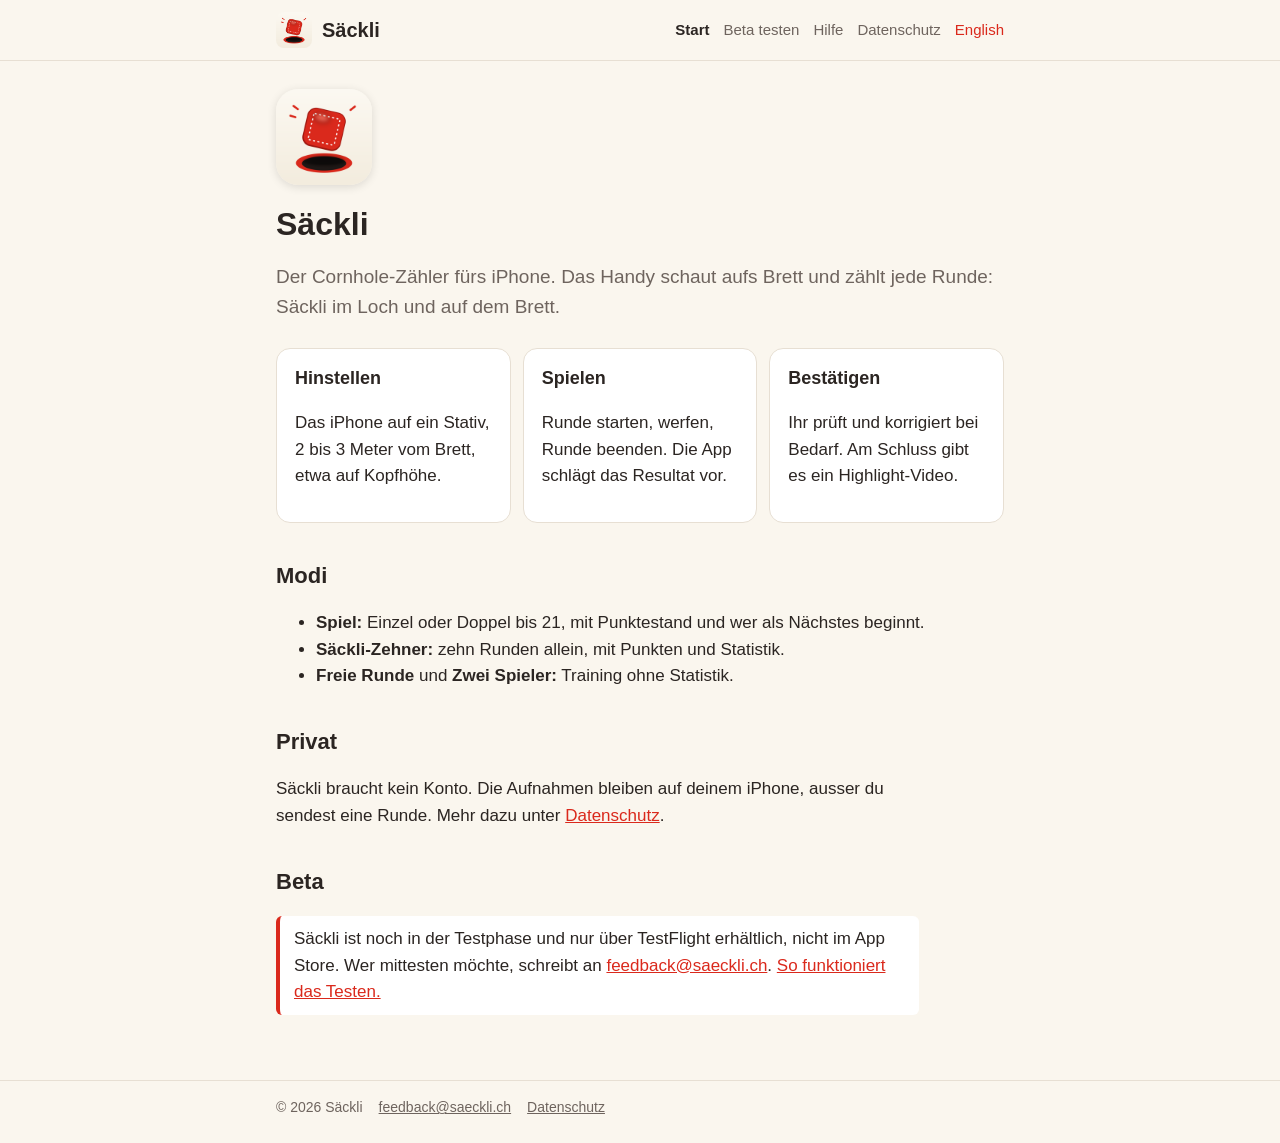
<file: index.html>
<!doctype html>
<html lang="de">
<head>
  <meta charset="utf-8">
  <meta name="viewport" content="width=device-width, initial-scale=1">
  <title>Säckli</title>
  <meta name="description" content="Säckli zählt beim Cornhole für euch: das iPhone schaut aufs Brett und zählt jede Runde.">
  <link rel="alternate" hreflang="en" href="en/index.html">
  <link rel="icon" href="icon.png">
  <link rel="apple-touch-icon" href="apple-touch-icon.png">
  <link rel="stylesheet" href="style.css">
</head>
<body>
  <header><div class="inner">
    <a class="brand" href="index.html"><img src="icon.png" alt="">Säckli</a>
    <nav>
      <a href="index.html" aria-current="page">Start</a>
      <a href="testen.html">Beta testen</a>
      <a href="support.html">Hilfe</a>
      <a href="datenschutz.html">Datenschutz</a>
      <a class="lang" href="en/index.html" hreflang="en">English</a>
    </nav>
  </div></header>
  <main>
<div class="hero">
  <img src="icon.png" alt="Säckli-App-Symbol">
  <div>
    <h1>Säckli</h1>
    <p class="lead">Der Cornhole-Zähler fürs iPhone. Das Handy schaut aufs Brett und zählt jede Runde:
    Säckli im Loch und auf dem Brett.</p>
  </div>
</div>

<div class="cards">
  <div class="card"><h3>Hinstellen</h3><p>Das iPhone auf ein Stativ, 2 bis 3 Meter vom Brett, etwa auf Kopfhöhe.</p></div>
  <div class="card"><h3>Spielen</h3><p>Runde starten, werfen, Runde beenden. Die App schlägt das Resultat vor.</p></div>
  <div class="card"><h3>Bestätigen</h3><p>Ihr prüft und korrigiert bei Bedarf. Am Schluss gibt es ein Highlight-Video.</p></div>
</div>

<h2>Modi</h2>
<ul>
  <li><strong>Spiel:</strong> Einzel oder Doppel bis 21, mit Punktestand und wer als Nächstes beginnt.</li>
  <li><strong>Säckli-Zehner:</strong> zehn Runden allein, mit Punkten und Statistik.</li>
  <li><strong>Freie Runde</strong> und <strong>Zwei Spieler:</strong> Training ohne Statistik.</li>
</ul>

<h2>Privat</h2>
<p>Säckli braucht kein Konto. Die Aufnahmen bleiben auf deinem iPhone, ausser du sendest eine Runde.
Mehr dazu unter <a href="datenschutz.html">Datenschutz</a>.</p>

<h2>Beta</h2>
<p class="note">Säckli ist noch in der Testphase und nur über TestFlight erhältlich, nicht im App
Store. Wer mittesten möchte, schreibt an <a href="mailto:feedback@saeckli.ch">feedback@saeckli.ch</a>.
<a href="testen.html">So funktioniert das Testen.</a></p>
  </main>
  <footer><div class="inner"><span>© 2026 Säckli</span><a href="mailto:feedback@saeckli.ch">feedback@saeckli.ch</a><a href="datenschutz.html">Datenschutz</a></div></footer>
</body>
</html>
</file>
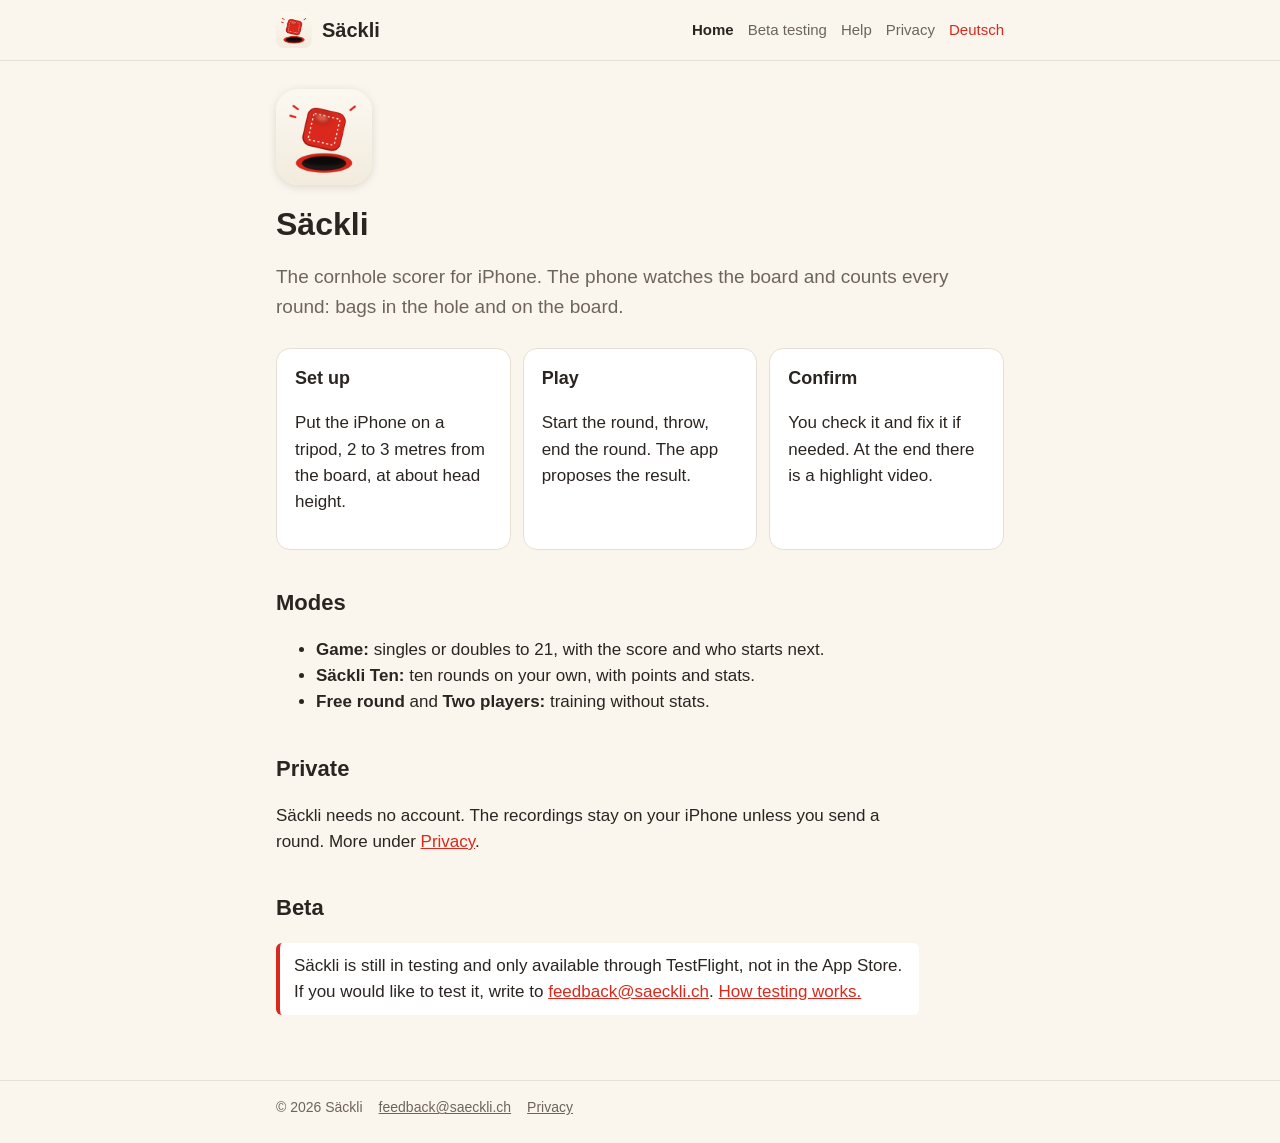
<file: en/index.html>
<!doctype html>
<html lang="en">
<head>
  <meta charset="utf-8">
  <meta name="viewport" content="width=device-width, initial-scale=1">
  <title>Säckli</title>
  <meta name="description" content="Säckli keeps the cornhole score for you: the iPhone watches the board and counts every round.">
  <link rel="alternate" hreflang="de" href="../index.html">
  <link rel="icon" href="../icon.png">
  <link rel="apple-touch-icon" href="../apple-touch-icon.png">
  <link rel="stylesheet" href="../style.css">
</head>
<body>
  <header><div class="inner">
    <a class="brand" href="index.html"><img src="../icon.png" alt="">Säckli</a>
    <nav>
      <a href="index.html" aria-current="page">Home</a>
      <a href="testing.html">Beta testing</a>
      <a href="support.html">Help</a>
      <a href="privacy.html">Privacy</a>
      <a class="lang" href="../index.html" hreflang="de">Deutsch</a>
    </nav>
  </div></header>
  <main>
<div class="hero">
  <img src="../icon.png" alt="Säckli app icon">
  <div>
    <h1>Säckli</h1>
    <p class="lead">The cornhole scorer for iPhone. The phone watches the board and counts every round:
    bags in the hole and on the board.</p>
  </div>
</div>

<div class="cards">
  <div class="card"><h3>Set up</h3><p>Put the iPhone on a tripod, 2 to 3 metres from the board, at about head height.</p></div>
  <div class="card"><h3>Play</h3><p>Start the round, throw, end the round. The app proposes the result.</p></div>
  <div class="card"><h3>Confirm</h3><p>You check it and fix it if needed. At the end there is a highlight video.</p></div>
</div>

<h2>Modes</h2>
<ul>
  <li><strong>Game:</strong> singles or doubles to 21, with the score and who starts next.</li>
  <li><strong>Säckli Ten:</strong> ten rounds on your own, with points and stats.</li>
  <li><strong>Free round</strong> and <strong>Two players:</strong> training without stats.</li>
</ul>

<h2>Private</h2>
<p>Säckli needs no account. The recordings stay on your iPhone unless you send a round. More under
<a href="privacy.html">Privacy</a>.</p>

<h2>Beta</h2>
<p class="note">Säckli is still in testing and only available through TestFlight, not in the App Store.
If you would like to test it, write to <a href="mailto:feedback@saeckli.ch">feedback@saeckli.ch</a>.
<a href="testing.html">How testing works.</a></p>
  </main>
  <footer><div class="inner"><span>© 2026 Säckli</span><a href="mailto:feedback@saeckli.ch">feedback@saeckli.ch</a><a href="privacy.html">Privacy</a></div></footer>
</body>
</html>
</file>
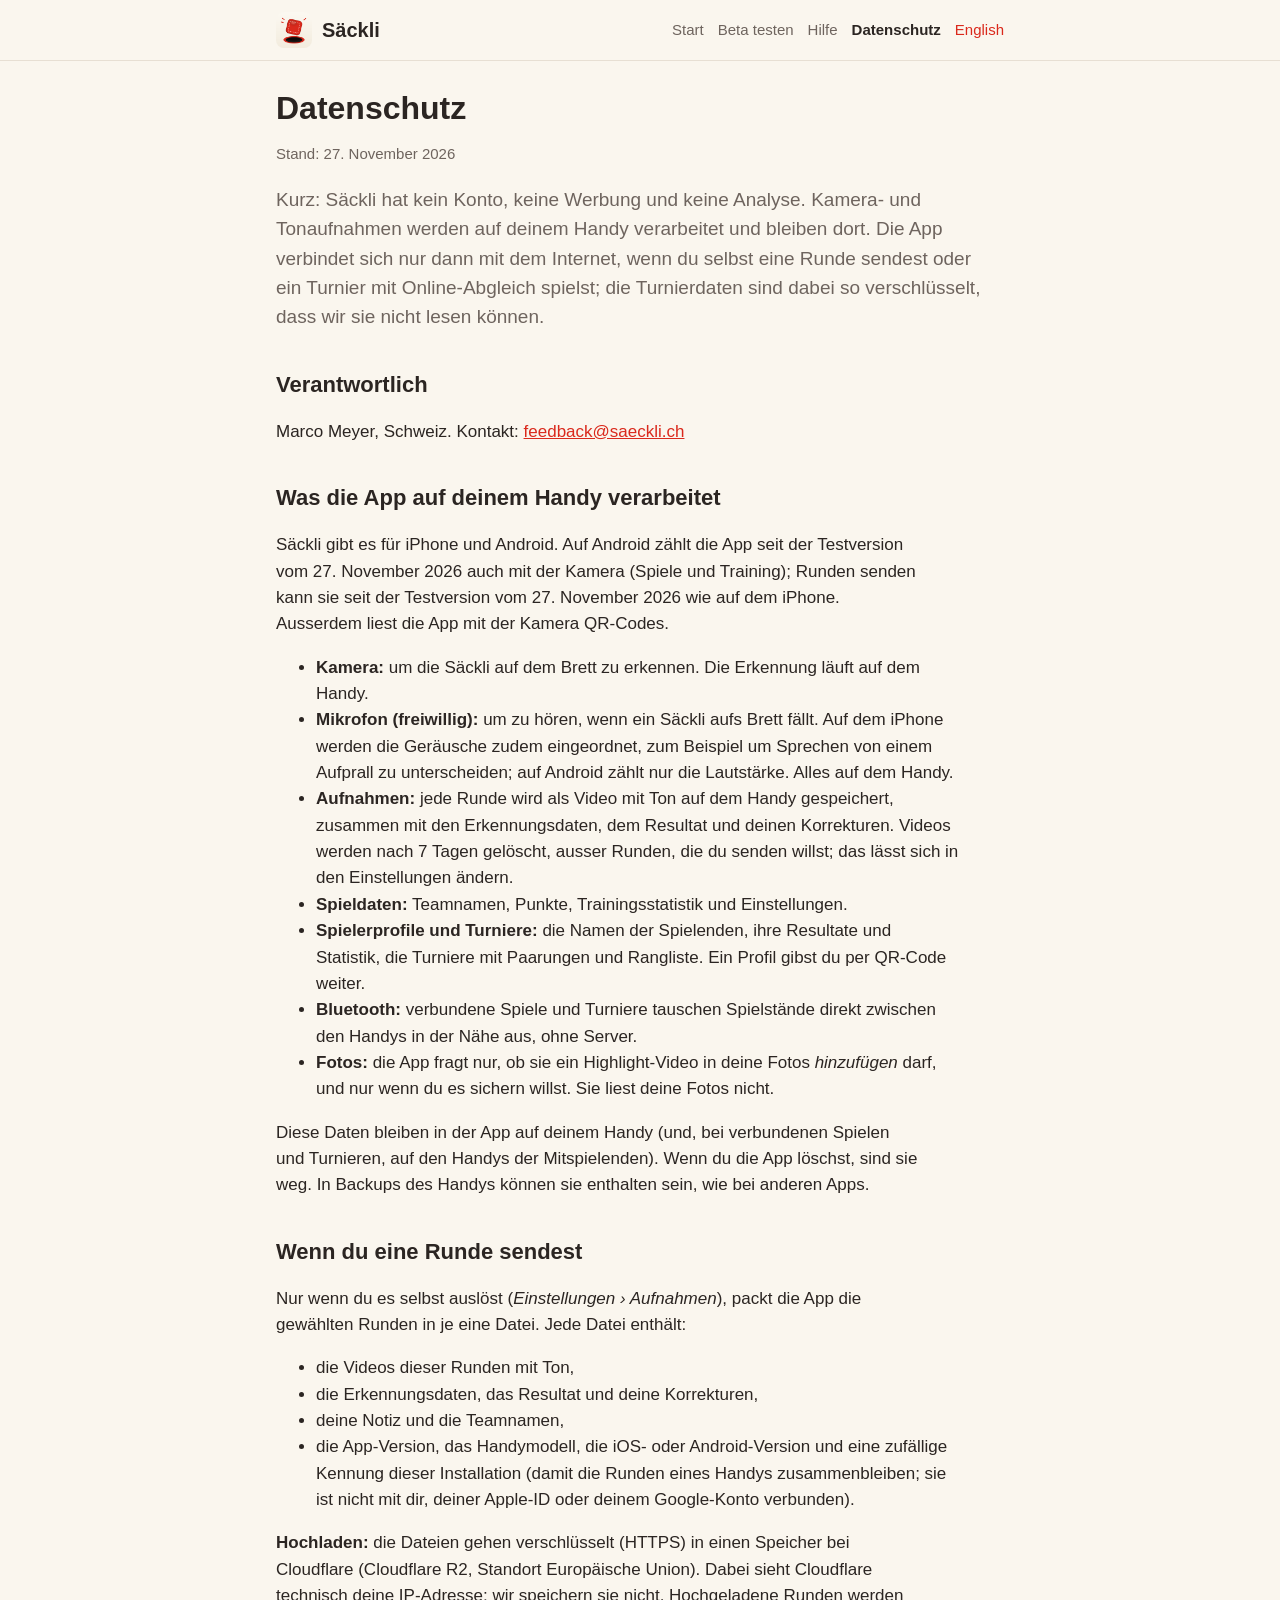
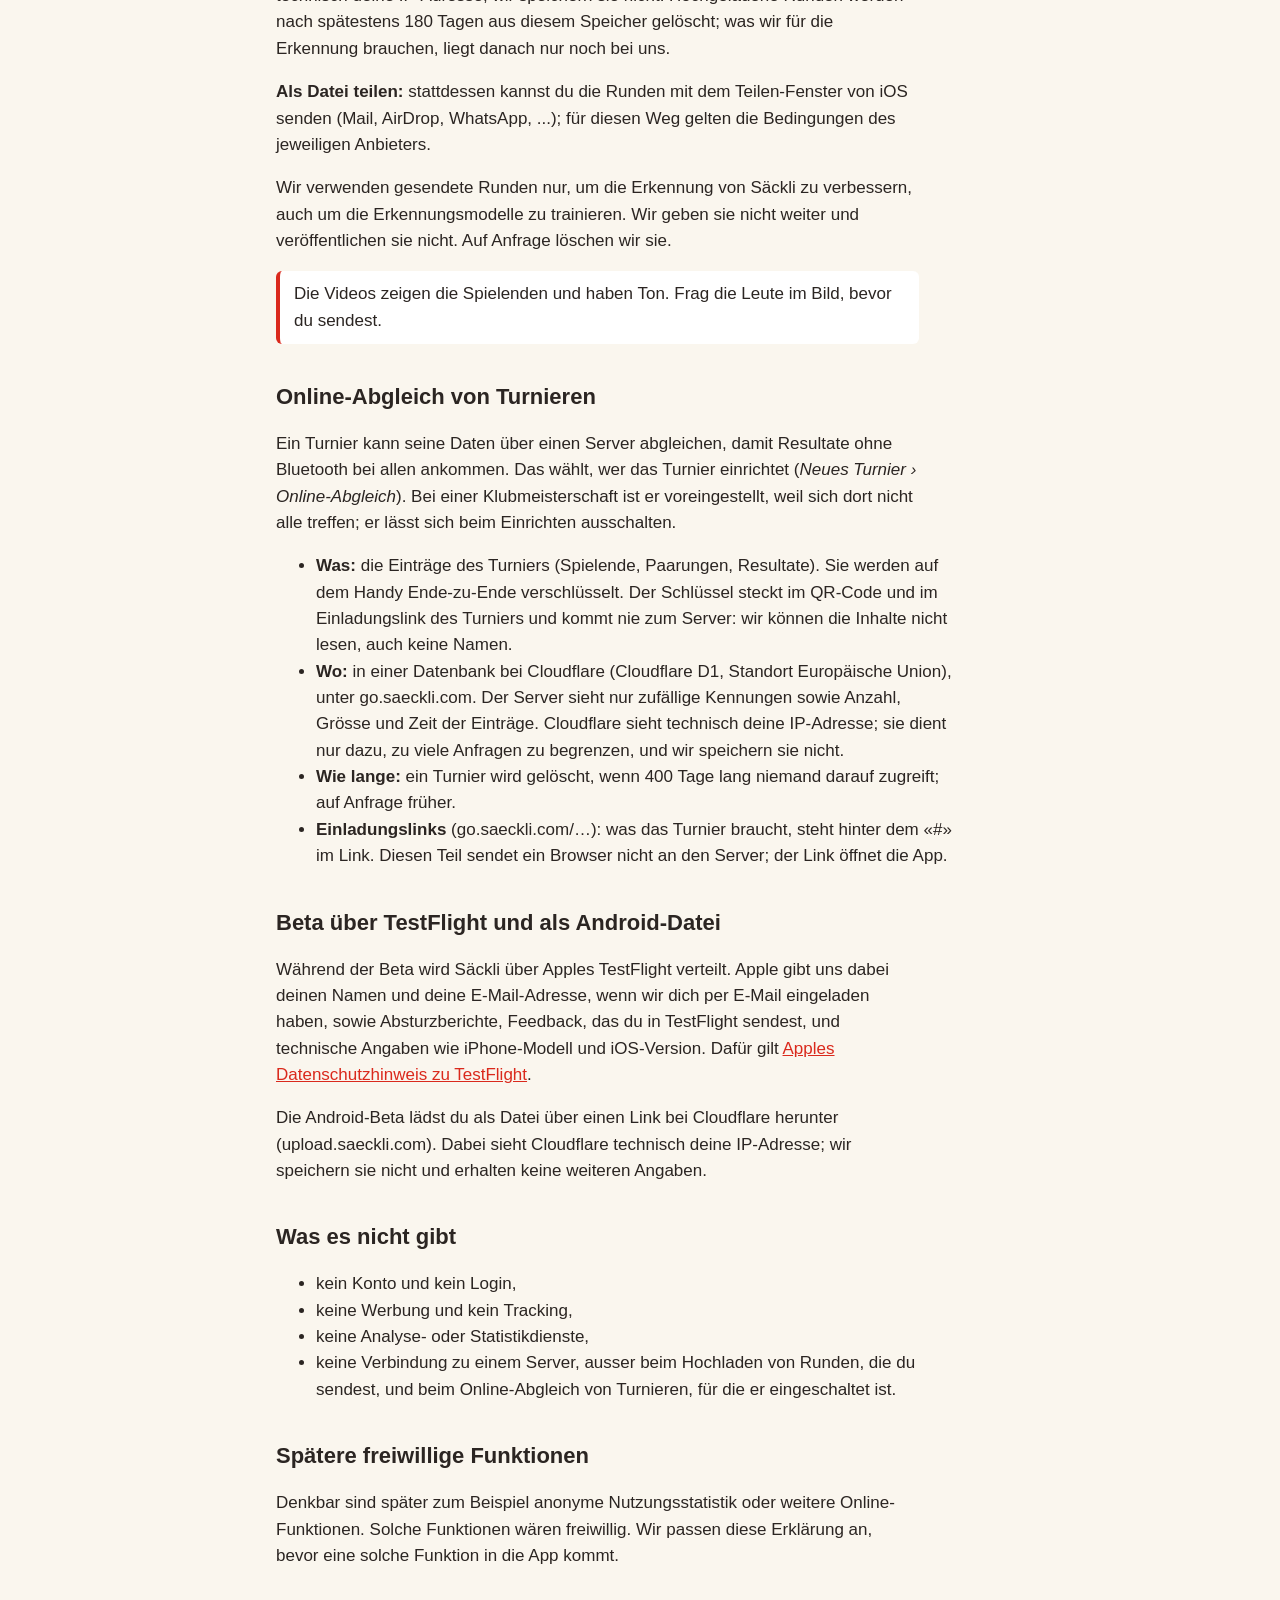
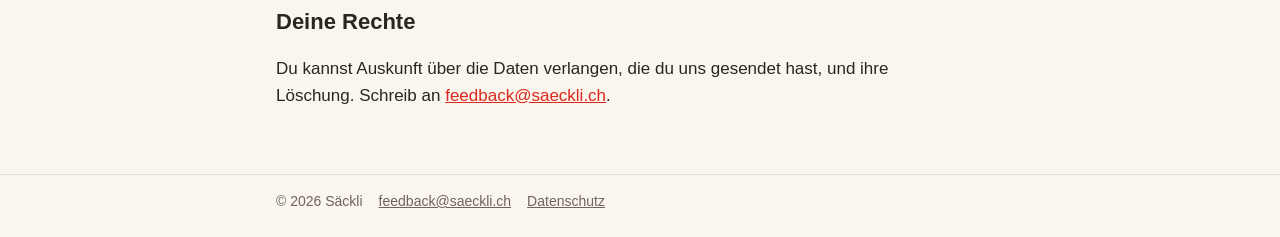
<file: datenschutz.html>
<!doctype html>
<html lang="de">
<head>
  <meta charset="utf-8">
  <meta name="viewport" content="width=device-width, initial-scale=1">
  <title>Datenschutz · Säckli</title>
  <meta name="description" content="Datenschutzerklärung der Säckli-App.">
  <link rel="alternate" hreflang="en" href="en/privacy.html">
  <link rel="icon" href="icon.png">
  <link rel="apple-touch-icon" href="apple-touch-icon.png">
  <link rel="stylesheet" href="style.css">
</head>
<body>
  <header><div class="inner">
    <a class="brand" href="index.html"><img src="icon.png" alt="">Säckli</a>
    <nav>
      <a href="index.html">Start</a>
      <a href="testen.html">Beta testen</a>
      <a href="support.html">Hilfe</a>
      <a href="datenschutz.html" aria-current="page">Datenschutz</a>
      <a class="lang" href="en/privacy.html" hreflang="en">English</a>
    </nav>
  </div></header>
  <main>
<h1>Datenschutz</h1>
<p class="updated">Stand: 27. November 2026</p>

<p class="lead">Kurz: Säckli hat kein Konto, keine Werbung und keine Analyse. Kamera- und Tonaufnahmen
werden auf deinem Handy verarbeitet und bleiben dort. Die App verbindet sich nur dann mit dem Internet,
wenn du selbst eine Runde sendest oder ein Turnier mit Online-Abgleich spielst; die Turnierdaten sind
dabei so verschlüsselt, dass wir sie nicht lesen können.</p>

<h2>Verantwortlich</h2>
<p>Marco Meyer, Schweiz. Kontakt: <a href="mailto:feedback@saeckli.ch">feedback@saeckli.ch</a></p>

<h2>Was die App auf deinem Handy verarbeitet</h2>
<p>Säckli gibt es für iPhone und Android. Auf Android zählt die App seit der Testversion vom 27. November 2026 auch mit der Kamera (Spiele und Training); Runden senden kann sie seit der Testversion vom 27. November 2026 wie auf dem iPhone. Ausserdem liest die App mit der Kamera QR-Codes.</p>
<ul>
  <li><strong>Kamera:</strong> um die Säckli auf dem Brett zu erkennen. Die Erkennung läuft auf dem Handy.</li>
  <li><strong>Mikrofon (freiwillig):</strong> um zu hören, wenn ein Säckli aufs Brett fällt. Auf dem iPhone werden die Geräusche zudem eingeordnet, zum Beispiel um Sprechen von einem Aufprall zu unterscheiden; auf Android zählt nur die Lautstärke. Alles auf dem Handy.</li>
  <li><strong>Aufnahmen:</strong> jede Runde wird als Video mit Ton auf dem Handy gespeichert, zusammen mit den Erkennungsdaten, dem Resultat und deinen Korrekturen. Videos werden nach 7 Tagen gelöscht, ausser Runden, die du senden willst; das lässt sich in den Einstellungen ändern.</li>
  <li><strong>Spieldaten:</strong> Teamnamen, Punkte, Trainingsstatistik und Einstellungen.</li>
  <li><strong>Spielerprofile und Turniere:</strong> die Namen der Spielenden, ihre Resultate und
  Statistik, die Turniere mit Paarungen und Rangliste. Ein Profil gibst du per QR-Code weiter.</li>
  <li><strong>Bluetooth:</strong> verbundene Spiele und Turniere tauschen Spielstände direkt zwischen den
  Handys in der Nähe aus, ohne Server.</li>
  <li><strong>Fotos:</strong> die App fragt nur, ob sie ein Highlight-Video in deine Fotos <em>hinzufügen</em> darf, und nur wenn du es sichern willst. Sie liest deine Fotos nicht.</li>
</ul>
<p>Diese Daten bleiben in der App auf deinem Handy (und, bei verbundenen Spielen und Turnieren, auf den
Handys der Mitspielenden). Wenn du die App löschst, sind sie weg. In Backups des Handys können sie
enthalten sein, wie bei anderen Apps.</p>

<h2>Wenn du eine Runde sendest</h2>
<p>Nur wenn du es selbst auslöst (<em>Einstellungen › Aufnahmen</em>), packt die App die gewählten
Runden in je eine Datei. Jede Datei enthält:</p>
<ul>
  <li>die Videos dieser Runden mit Ton,</li>
  <li>die Erkennungsdaten, das Resultat und deine Korrekturen,</li>
  <li>deine Notiz und die Teamnamen,</li>
  <li>die App-Version, das Handymodell, die iOS- oder Android-Version und eine zufällige Kennung dieser
  Installation (damit die Runden eines Handys zusammenbleiben; sie ist nicht mit dir, deiner Apple-ID oder
  deinem Google-Konto verbunden).</li>
</ul>
<p><strong>Hochladen:</strong> die Dateien gehen verschlüsselt (HTTPS) in einen Speicher bei Cloudflare
(Cloudflare R2, Standort Europäische Union). Dabei sieht Cloudflare technisch deine IP-Adresse; wir
speichern sie nicht. Hochgeladene Runden werden nach spätestens 180 Tagen aus diesem Speicher gelöscht;
was wir für die Erkennung brauchen, liegt danach nur noch bei uns.</p>
<p><strong>Als Datei teilen:</strong> stattdessen kannst du die Runden mit dem Teilen-Fenster von iOS
senden (Mail, AirDrop, WhatsApp, ...); für diesen Weg gelten die Bedingungen des jeweiligen Anbieters.</p>
<p>Wir verwenden gesendete Runden nur, um die Erkennung von Säckli zu verbessern, auch um die
Erkennungsmodelle zu trainieren. Wir geben sie nicht weiter und veröffentlichen sie nicht. Auf Anfrage
löschen wir sie.</p>
<p class="note">Die Videos zeigen die Spielenden und haben Ton. Frag die Leute im Bild, bevor du sendest.</p>

<h2>Online-Abgleich von Turnieren</h2>
<p>Ein Turnier kann seine Daten über einen Server abgleichen, damit Resultate ohne Bluetooth bei allen
ankommen. Das wählt, wer das Turnier einrichtet (<em>Neues Turnier › Online-Abgleich</em>). Bei einer
Klubmeisterschaft ist er voreingestellt, weil sich dort nicht alle treffen; er lässt sich beim
Einrichten ausschalten.</p>
<ul>
  <li><strong>Was:</strong> die Einträge des Turniers (Spielende, Paarungen, Resultate). Sie werden auf
  dem Handy Ende-zu-Ende verschlüsselt. Der Schlüssel steckt im QR-Code und im Einladungslink des
  Turniers und kommt nie zum Server: wir können die Inhalte nicht lesen, auch keine Namen.</li>
  <li><strong>Wo:</strong> in einer Datenbank bei Cloudflare (Cloudflare D1, Standort Europäische
  Union), unter go.saeckli.com. Der Server sieht nur zufällige Kennungen sowie Anzahl, Grösse und Zeit
  der Einträge. Cloudflare sieht technisch deine IP-Adresse; sie dient nur dazu, zu viele Anfragen zu
  begrenzen, und wir speichern sie nicht.</li>
  <li><strong>Wie lange:</strong> ein Turnier wird gelöscht, wenn 400 Tage lang niemand darauf
  zugreift; auf Anfrage früher.</li>
  <li><strong>Einladungslinks</strong> (go.saeckli.com/…): was das Turnier braucht, steht hinter dem
  «#» im Link. Diesen Teil sendet ein Browser nicht an den Server; der Link öffnet die App.</li>
</ul>

<h2>Beta über TestFlight und als Android-Datei</h2>
<p>Während der Beta wird Säckli über Apples TestFlight verteilt. Apple gibt uns dabei deinen Namen und
deine E-Mail-Adresse, wenn wir dich per E-Mail eingeladen haben, sowie Absturzberichte, Feedback, das
du in TestFlight sendest, und technische Angaben wie iPhone-Modell und iOS-Version. Dafür gilt
<a href="https://www.apple.com/legal/privacy/data/de/testflight/">Apples Datenschutzhinweis zu TestFlight</a>.</p>
<p>Die Android-Beta lädst du als Datei über einen Link bei Cloudflare herunter (upload.saeckli.com). Dabei
sieht Cloudflare technisch deine IP-Adresse; wir speichern sie nicht und erhalten keine weiteren Angaben.</p>

<h2>Was es nicht gibt</h2>
<ul>
  <li>kein Konto und kein Login,</li>
  <li>keine Werbung und kein Tracking,</li>
  <li>keine Analyse- oder Statistikdienste,</li>
  <li>keine Verbindung zu einem Server, ausser beim Hochladen von Runden, die du sendest, und beim
  Online-Abgleich von Turnieren, für die er eingeschaltet ist.</li>
</ul>

<h2>Spätere freiwillige Funktionen</h2>
<p>Denkbar sind später zum Beispiel anonyme Nutzungsstatistik oder weitere Online-Funktionen. Solche
Funktionen wären freiwillig. Wir passen diese Erklärung an, bevor eine solche Funktion in die App kommt.</p>

<h2>Deine Rechte</h2>
<p>Du kannst Auskunft über die Daten verlangen, die du uns gesendet hast, und ihre Löschung.
Schreib an <a href="mailto:feedback@saeckli.ch">feedback@saeckli.ch</a>.</p>
  </main>
  <footer><div class="inner"><span>© 2026 Säckli</span><a href="mailto:feedback@saeckli.ch">feedback@saeckli.ch</a><a href="datenschutz.html">Datenschutz</a></div></footer>
</body>
</html>
</file>
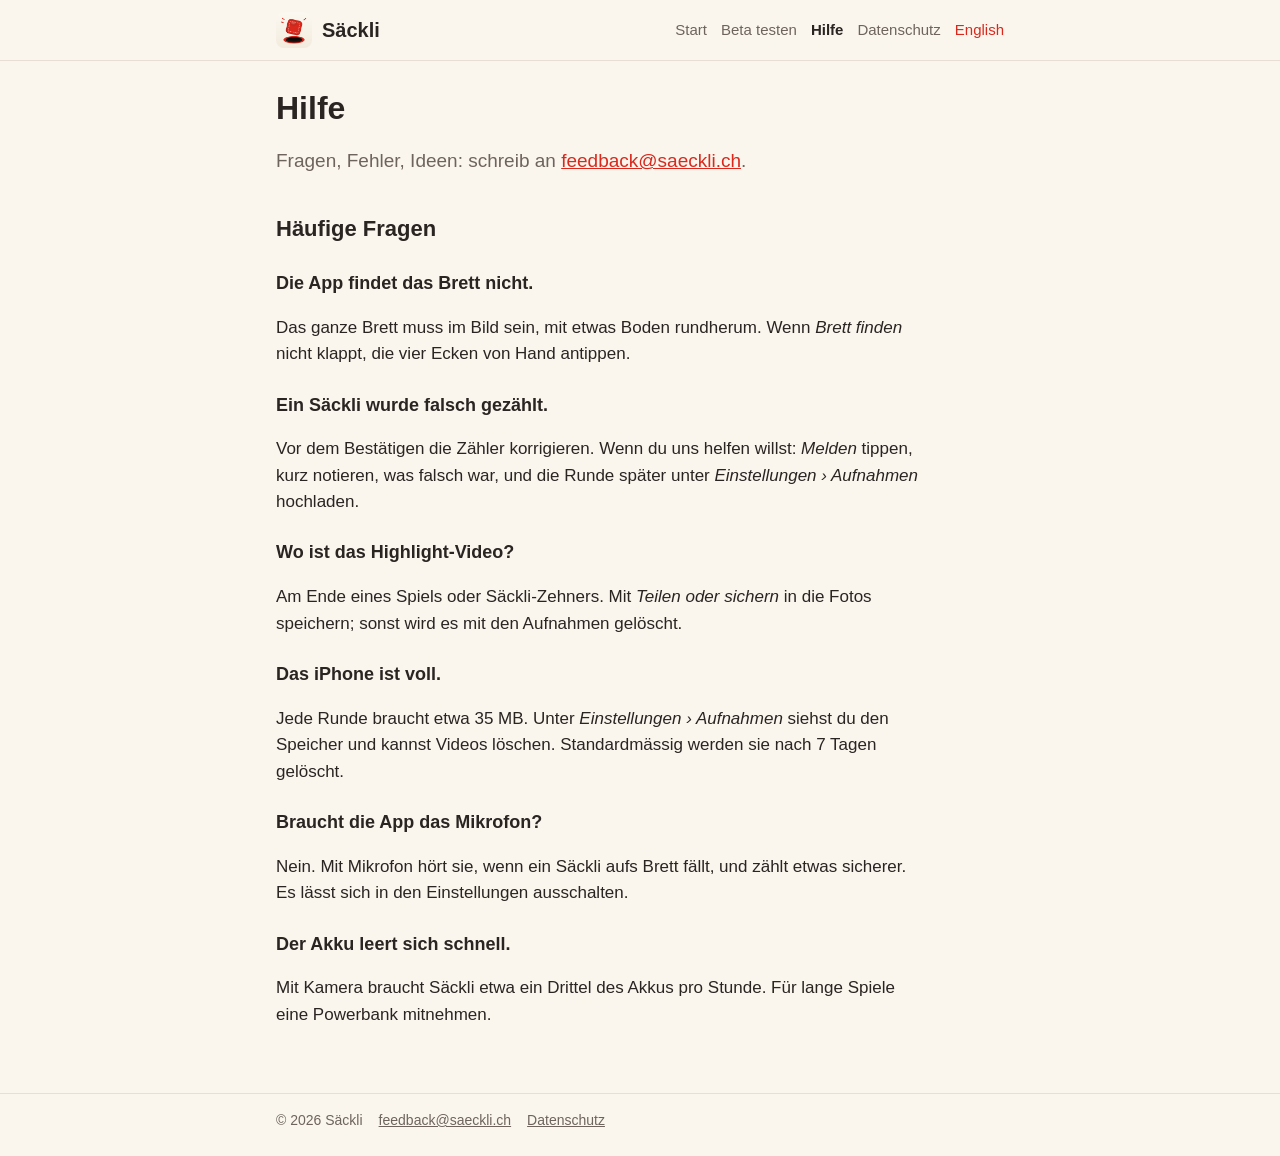
<file: support.html>
<!doctype html>
<html lang="de">
<head>
  <meta charset="utf-8">
  <meta name="viewport" content="width=device-width, initial-scale=1">
  <title>Hilfe · Säckli</title>
  <meta name="description" content="Hilfe und Kontakt für die Säckli-App.">
  <link rel="alternate" hreflang="en" href="en/support.html">
  <link rel="icon" href="icon.png">
  <link rel="apple-touch-icon" href="apple-touch-icon.png">
  <link rel="stylesheet" href="style.css">
</head>
<body>
  <header><div class="inner">
    <a class="brand" href="index.html"><img src="icon.png" alt="">Säckli</a>
    <nav>
      <a href="index.html">Start</a>
      <a href="testen.html">Beta testen</a>
      <a href="support.html" aria-current="page">Hilfe</a>
      <a href="datenschutz.html">Datenschutz</a>
      <a class="lang" href="en/support.html" hreflang="en">English</a>
    </nav>
  </div></header>
  <main>
<h1>Hilfe</h1>
<p class="lead">Fragen, Fehler, Ideen: schreib an <a href="mailto:feedback@saeckli.ch">feedback@saeckli.ch</a>.</p>

<h2>Häufige Fragen</h2>
<h3>Die App findet das Brett nicht.</h3>
<p>Das ganze Brett muss im Bild sein, mit etwas Boden rundherum. Wenn <em>Brett finden</em> nicht
klappt, die vier Ecken von Hand antippen.</p>

<h3>Ein Säckli wurde falsch gezählt.</h3>
<p>Vor dem Bestätigen die Zähler korrigieren. Wenn du uns helfen willst: <em>Melden</em> tippen, kurz
notieren, was falsch war, und die Runde später unter <em>Einstellungen › Aufnahmen</em> hochladen.</p>

<h3>Wo ist das Highlight-Video?</h3>
<p>Am Ende eines Spiels oder Säckli-Zehners. Mit <em>Teilen oder sichern</em> in die Fotos speichern;
sonst wird es mit den Aufnahmen gelöscht.</p>

<h3>Das iPhone ist voll.</h3>
<p>Jede Runde braucht etwa 35 MB. Unter <em>Einstellungen › Aufnahmen</em> siehst du den Speicher und
kannst Videos löschen. Standardmässig werden sie nach 7 Tagen gelöscht.</p>

<h3>Braucht die App das Mikrofon?</h3>
<p>Nein. Mit Mikrofon hört sie, wenn ein Säckli aufs Brett fällt, und zählt etwas sicherer. Es lässt
sich in den Einstellungen ausschalten.</p>

<h3>Der Akku leert sich schnell.</h3>
<p>Mit Kamera braucht Säckli etwa ein Drittel des Akkus pro Stunde. Für lange Spiele eine Powerbank
mitnehmen.</p>
  </main>
  <footer><div class="inner"><span>© 2026 Säckli</span><a href="mailto:feedback@saeckli.ch">feedback@saeckli.ch</a><a href="datenschutz.html">Datenschutz</a></div></footer>
</body>
</html>
</file>
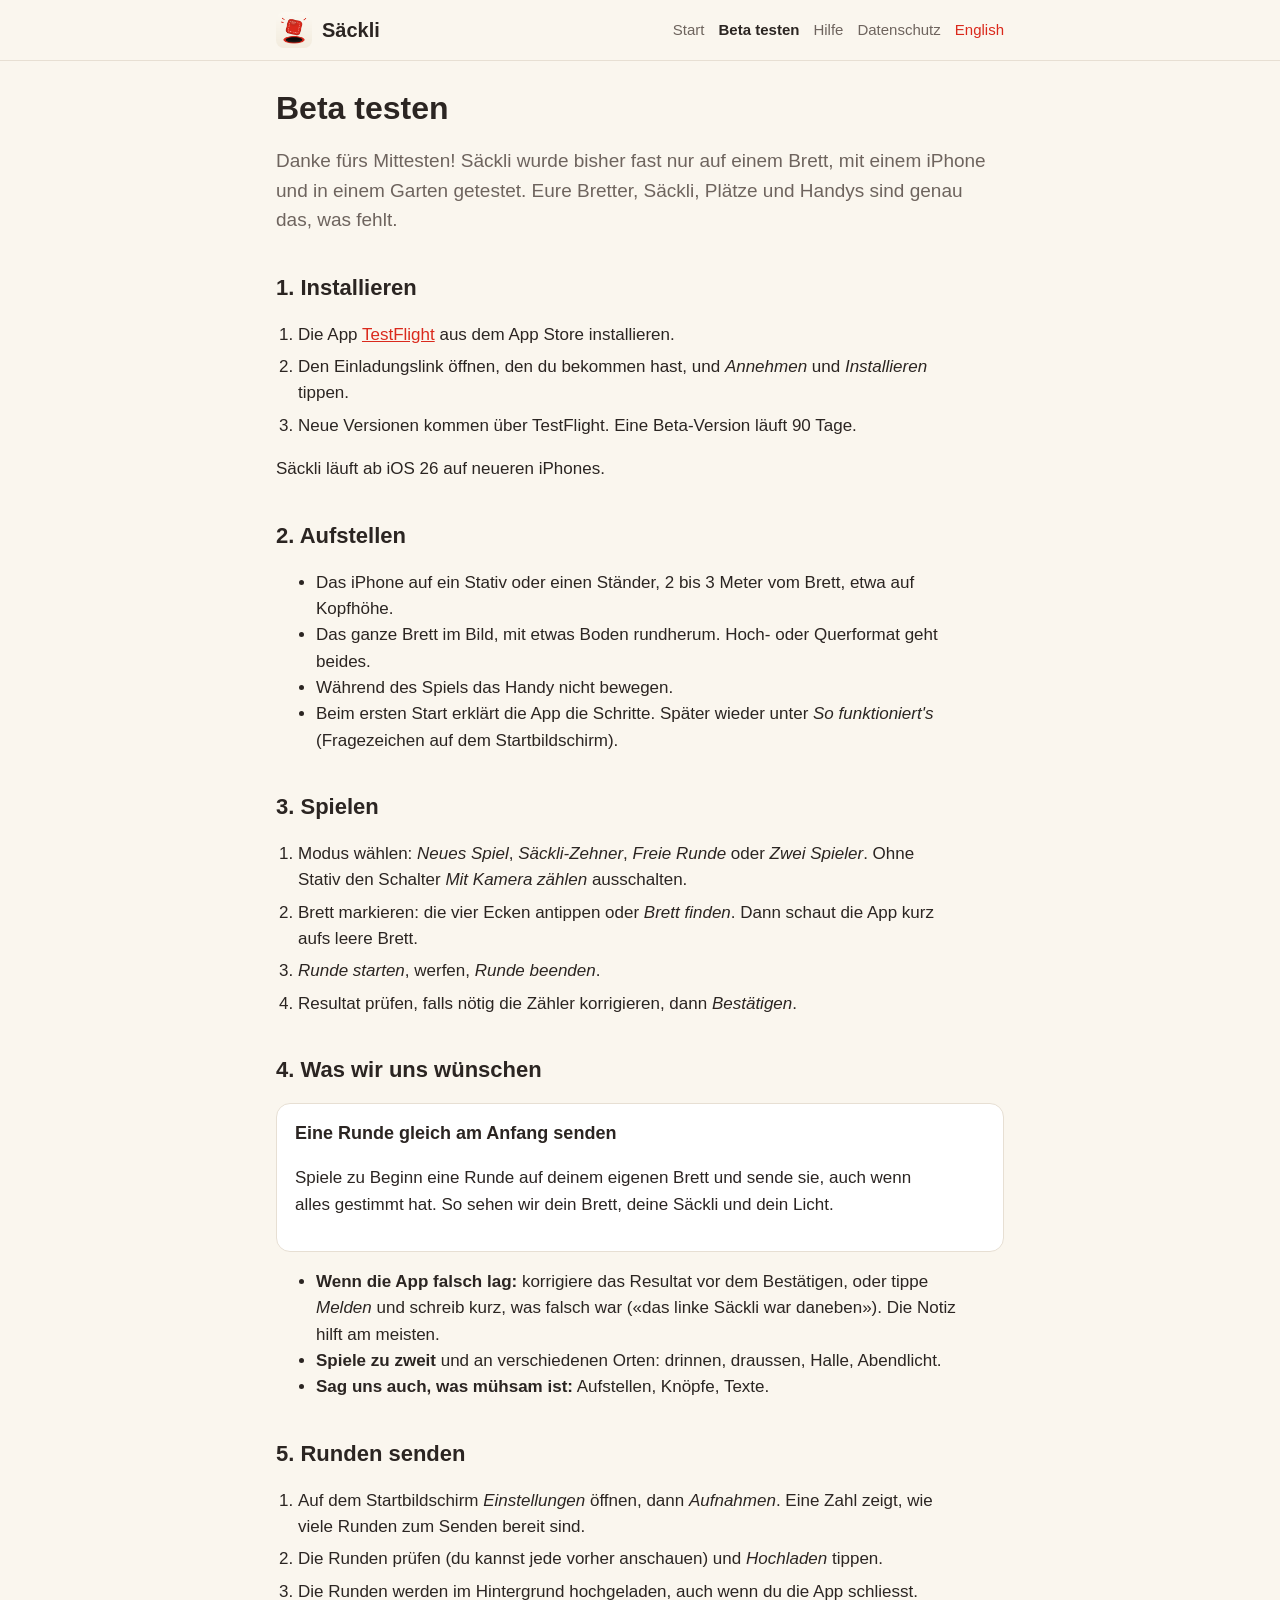
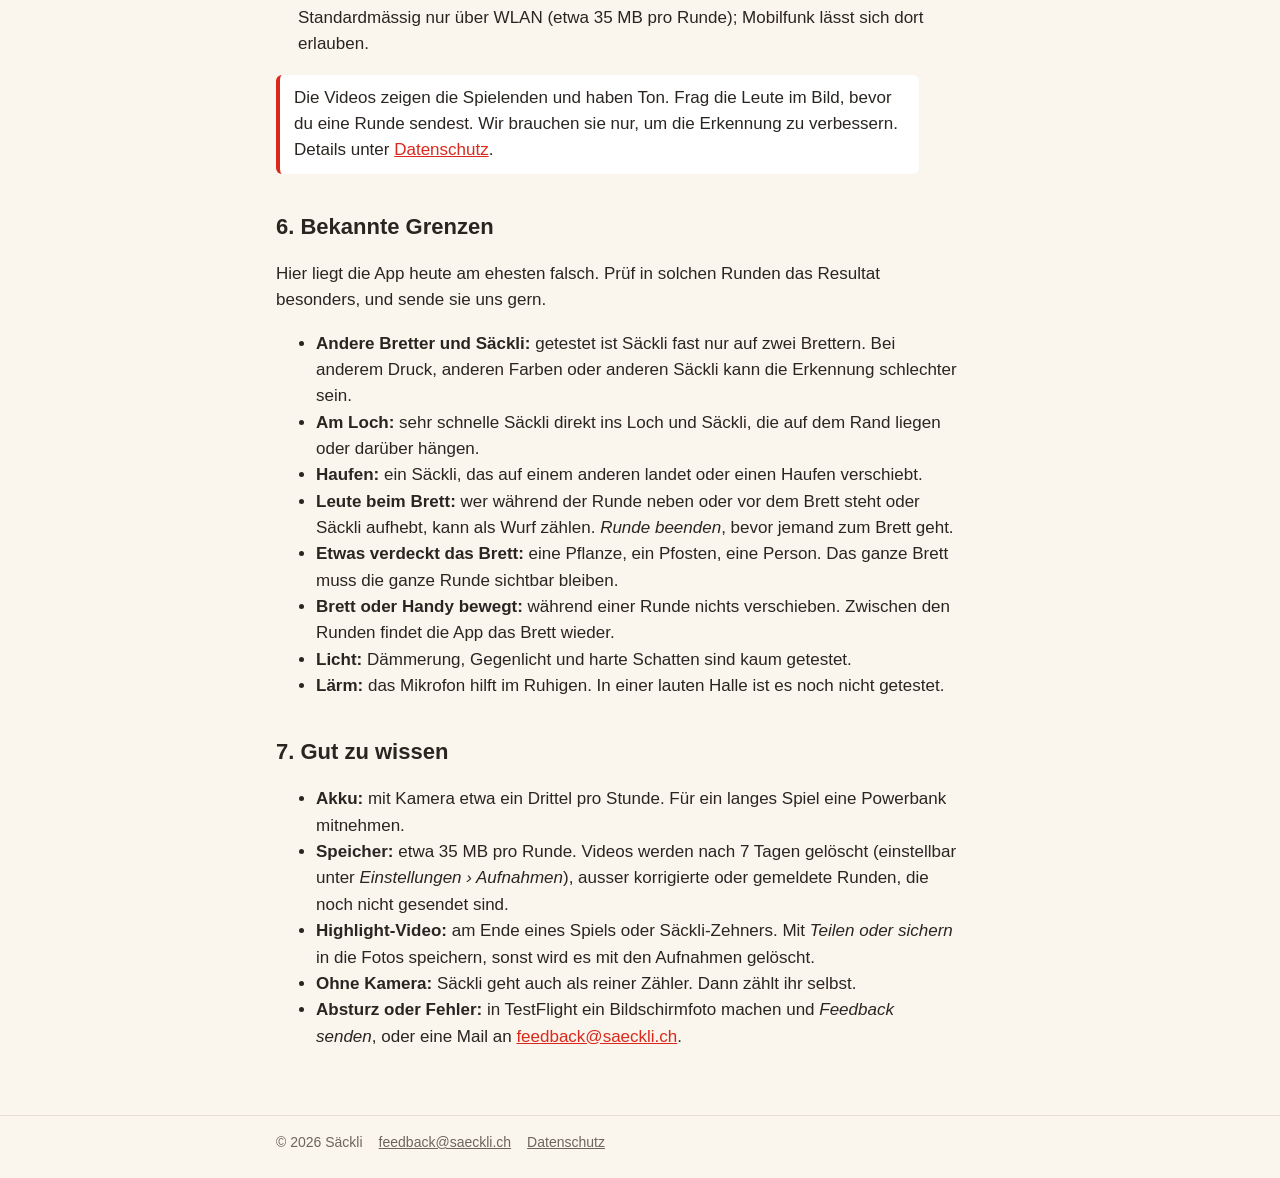
<file: testen.html>
<!doctype html>
<html lang="de">
<head>
  <meta charset="utf-8">
  <meta name="viewport" content="width=device-width, initial-scale=1">
  <title>Beta testen · Säckli</title>
  <meta name="description" content="Anleitung für Testerinnen und Tester der Säckli-Beta.">
  <link rel="alternate" hreflang="en" href="en/testing.html">
  <link rel="icon" href="icon.png">
  <link rel="apple-touch-icon" href="apple-touch-icon.png">
  <link rel="stylesheet" href="style.css">
</head>
<body>
  <header><div class="inner">
    <a class="brand" href="index.html"><img src="icon.png" alt="">Säckli</a>
    <nav>
      <a href="index.html">Start</a>
      <a href="testen.html" aria-current="page">Beta testen</a>
      <a href="support.html">Hilfe</a>
      <a href="datenschutz.html">Datenschutz</a>
      <a class="lang" href="en/testing.html" hreflang="en">English</a>
    </nav>
  </div></header>
  <main>
<h1>Beta testen</h1>
<p class="lead">Danke fürs Mittesten! Säckli wurde bisher fast nur auf einem Brett, mit einem iPhone und
in einem Garten getestet. Eure Bretter, Säckli, Plätze und Handys sind genau das, was fehlt.</p>

<h2>1. Installieren</h2>
<ol class="steps">
  <li>Die App <a href="https://apps.apple.com/app/testflight/id899247664">TestFlight</a> aus dem App Store installieren.</li>
  <li>Den Einladungslink öffnen, den du bekommen hast, und <em>Annehmen</em> und <em>Installieren</em> tippen.</li>
  <li>Neue Versionen kommen über TestFlight. Eine Beta-Version läuft 90 Tage.</li>
</ol>
<p>Säckli läuft ab iOS 26 auf neueren iPhones.</p>

<h2>2. Aufstellen</h2>
<ul>
  <li>Das iPhone auf ein Stativ oder einen Ständer, 2 bis 3 Meter vom Brett, etwa auf Kopfhöhe.</li>
  <li>Das ganze Brett im Bild, mit etwas Boden rundherum. Hoch- oder Querformat geht beides.</li>
  <li>Während des Spiels das Handy nicht bewegen.</li>
  <li>Beim ersten Start erklärt die App die Schritte. Später wieder unter <em>So funktioniert's</em> (Fragezeichen auf dem Startbildschirm).</li>
</ul>

<h2>3. Spielen</h2>
<ol class="steps">
  <li>Modus wählen: <em>Neues Spiel</em>, <em>Säckli-Zehner</em>, <em>Freie Runde</em> oder <em>Zwei Spieler</em>. Ohne Stativ den Schalter <em>Mit Kamera zählen</em> ausschalten.</li>
  <li>Brett markieren: die vier Ecken antippen oder <em>Brett finden</em>. Dann schaut die App kurz aufs leere Brett.</li>
  <li><em>Runde starten</em>, werfen, <em>Runde beenden</em>.</li>
  <li>Resultat prüfen, falls nötig die Zähler korrigieren, dann <em>Bestätigen</em>.</li>
</ol>

<h2>4. Was wir uns wünschen</h2>
<div class="card">
  <h3>Eine Runde gleich am Anfang senden</h3>
  <p>Spiele zu Beginn eine Runde auf deinem eigenen Brett und sende sie, auch wenn alles gestimmt hat.
  So sehen wir dein Brett, deine Säckli und dein Licht.</p>
</div>
<ul>
  <li><strong>Wenn die App falsch lag:</strong> korrigiere das Resultat vor dem Bestätigen, oder tippe <em>Melden</em> und schreib kurz, was falsch war («das linke Säckli war daneben»). Die Notiz hilft am meisten.</li>
  <li><strong>Spiele zu zweit</strong> und an verschiedenen Orten: drinnen, draussen, Halle, Abendlicht.</li>
  <li><strong>Sag uns auch, was mühsam ist:</strong> Aufstellen, Knöpfe, Texte.</li>
</ul>

<h2>5. Runden senden</h2>
<ol class="steps">
  <li>Auf dem Startbildschirm <em>Einstellungen</em> öffnen, dann <em>Aufnahmen</em>. Eine Zahl zeigt, wie viele Runden zum Senden bereit sind.</li>
  <li>Die Runden prüfen (du kannst jede vorher anschauen) und <em>Hochladen</em> tippen.</li>
  <li>Die Runden werden im Hintergrund hochgeladen, auch wenn du die App schliesst. Standardmässig nur über WLAN (etwa 35 MB pro Runde); Mobilfunk lässt sich dort erlauben.</li>
</ol>
<p class="note">Die Videos zeigen die Spielenden und haben Ton. Frag die Leute im Bild, bevor du eine
Runde sendest. Wir brauchen sie nur, um die Erkennung zu verbessern. Details unter
<a href="datenschutz.html">Datenschutz</a>.</p>

<h2>6. Bekannte Grenzen</h2>
<p>Hier liegt die App heute am ehesten falsch. Prüf in solchen Runden das Resultat besonders, und
sende sie uns gern.</p>
<ul>
  <li><strong>Andere Bretter und Säckli:</strong> getestet ist Säckli fast nur auf zwei Brettern. Bei anderem Druck, anderen Farben oder anderen Säckli kann die Erkennung schlechter sein.</li>
  <li><strong>Am Loch:</strong> sehr schnelle Säckli direkt ins Loch und Säckli, die auf dem Rand liegen oder darüber hängen.</li>
  <li><strong>Haufen:</strong> ein Säckli, das auf einem anderen landet oder einen Haufen verschiebt.</li>
  <li><strong>Leute beim Brett:</strong> wer während der Runde neben oder vor dem Brett steht oder Säckli aufhebt, kann als Wurf zählen. <em>Runde beenden</em>, bevor jemand zum Brett geht.</li>
  <li><strong>Etwas verdeckt das Brett:</strong> eine Pflanze, ein Pfosten, eine Person. Das ganze Brett muss die ganze Runde sichtbar bleiben.</li>
  <li><strong>Brett oder Handy bewegt:</strong> während einer Runde nichts verschieben. Zwischen den Runden findet die App das Brett wieder.</li>
  <li><strong>Licht:</strong> Dämmerung, Gegenlicht und harte Schatten sind kaum getestet.</li>
  <li><strong>Lärm:</strong> das Mikrofon hilft im Ruhigen. In einer lauten Halle ist es noch nicht getestet.</li>
</ul>

<h2>7. Gut zu wissen</h2>
<ul>
  <li><strong>Akku:</strong> mit Kamera etwa ein Drittel pro Stunde. Für ein langes Spiel eine Powerbank mitnehmen.</li>
  <li><strong>Speicher:</strong> etwa 35 MB pro Runde. Videos werden nach 7 Tagen gelöscht (einstellbar unter <em>Einstellungen › Aufnahmen</em>), ausser korrigierte oder gemeldete Runden, die noch nicht gesendet sind.</li>
  <li><strong>Highlight-Video:</strong> am Ende eines Spiels oder Säckli-Zehners. Mit <em>Teilen oder sichern</em> in die Fotos speichern, sonst wird es mit den Aufnahmen gelöscht.</li>
  <li><strong>Ohne Kamera:</strong> Säckli geht auch als reiner Zähler. Dann zählt ihr selbst.</li>
  <li><strong>Absturz oder Fehler:</strong> in TestFlight ein Bildschirmfoto machen und <em>Feedback senden</em>, oder eine Mail an <a href="mailto:feedback@saeckli.ch">feedback@saeckli.ch</a>.</li>
</ul>
  </main>
  <footer><div class="inner"><span>© 2026 Säckli</span><a href="mailto:feedback@saeckli.ch">feedback@saeckli.ch</a><a href="datenschutz.html">Datenschutz</a></div></footer>
</body>
</html>
</file>
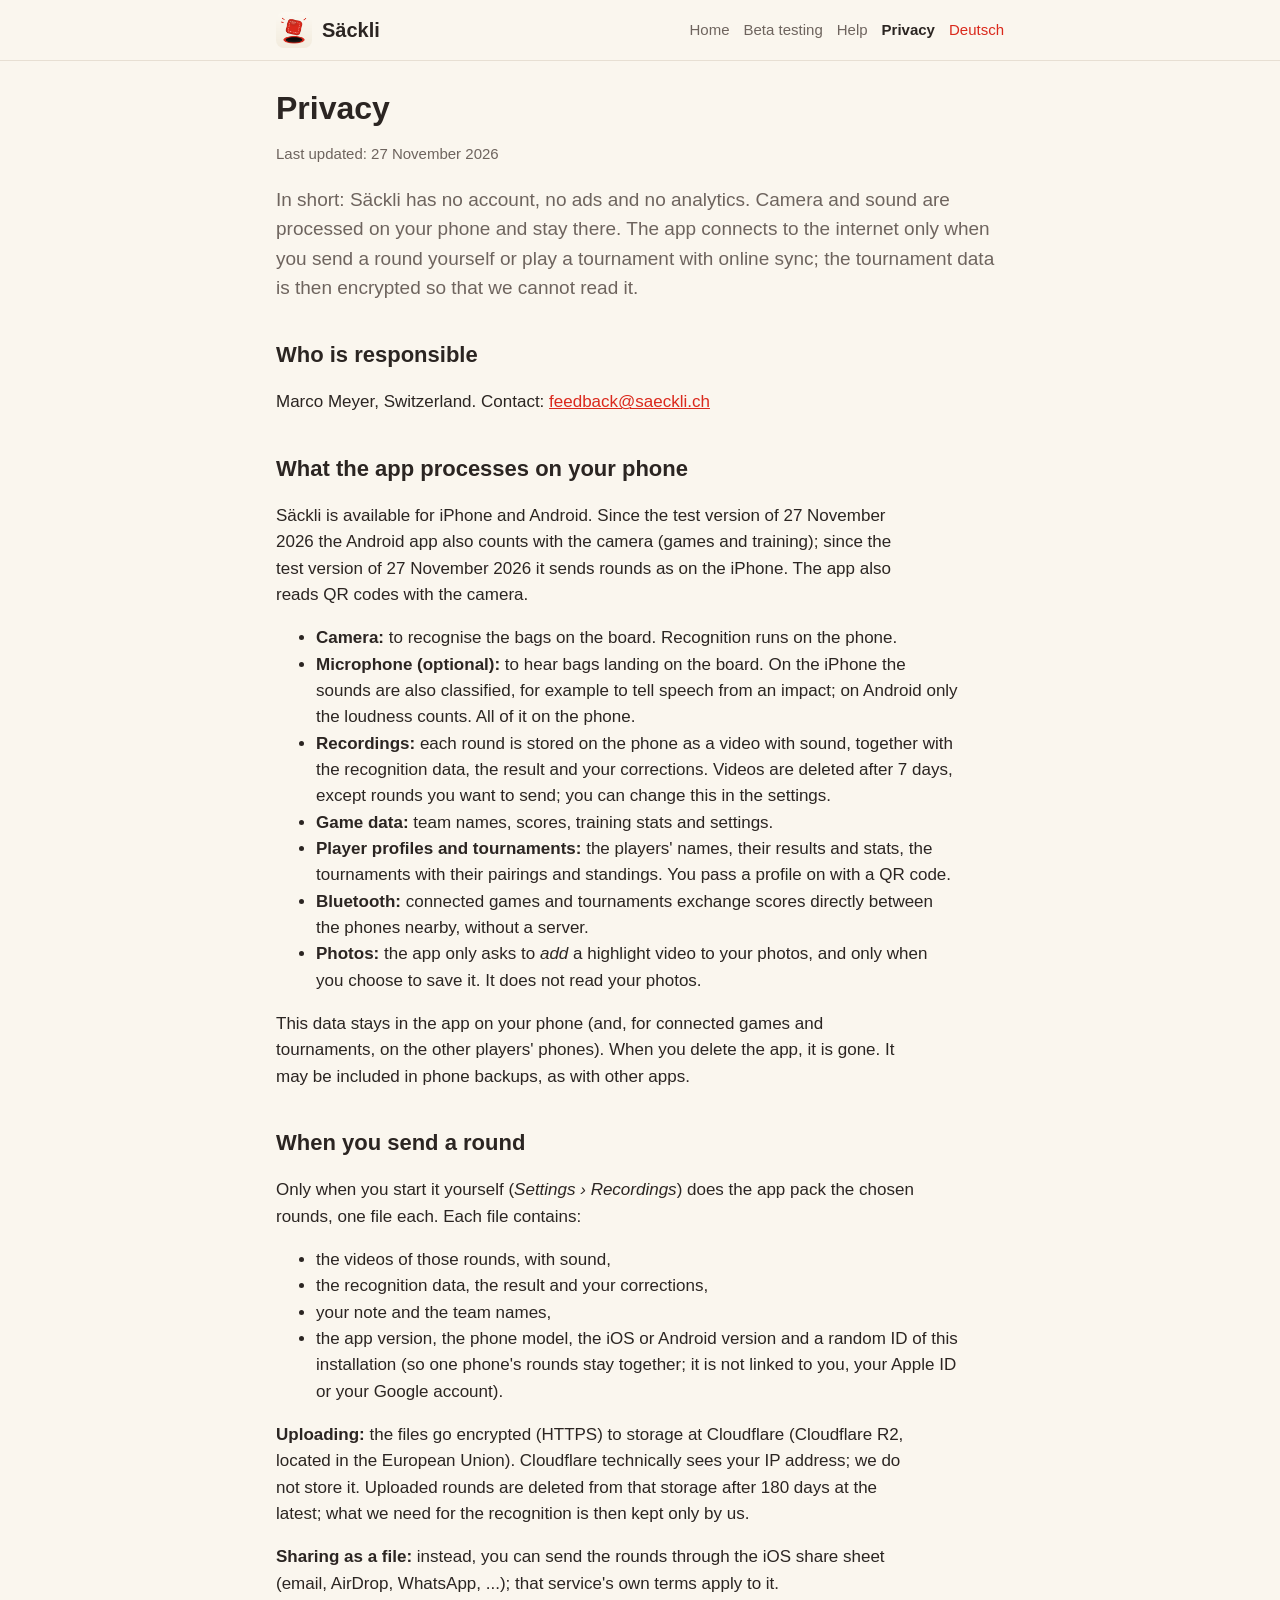
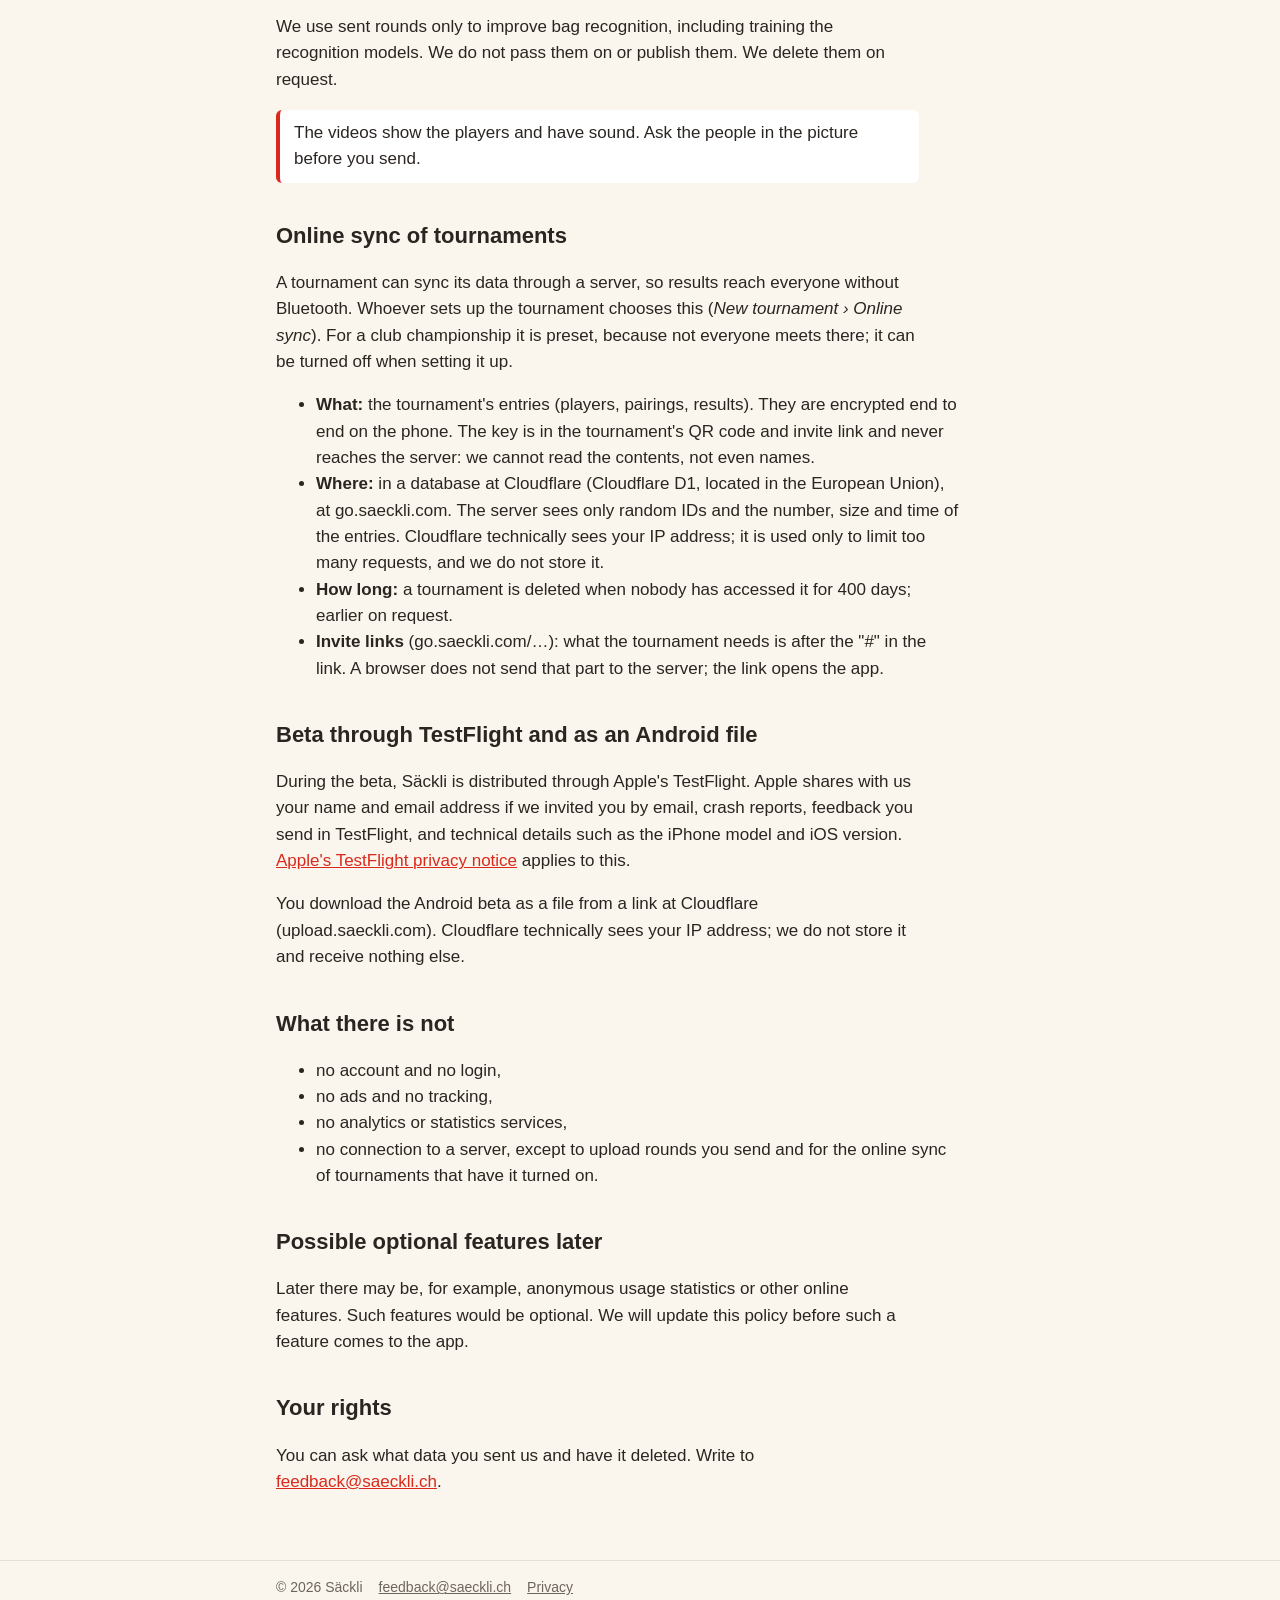
<file: en/privacy.html>
<!doctype html>
<html lang="en">
<head>
  <meta charset="utf-8">
  <meta name="viewport" content="width=device-width, initial-scale=1">
  <title>Privacy · Säckli</title>
  <meta name="description" content="Privacy policy of the Säckli app.">
  <link rel="alternate" hreflang="de" href="../datenschutz.html">
  <link rel="icon" href="../icon.png">
  <link rel="apple-touch-icon" href="../apple-touch-icon.png">
  <link rel="stylesheet" href="../style.css">
</head>
<body>
  <header><div class="inner">
    <a class="brand" href="index.html"><img src="../icon.png" alt="">Säckli</a>
    <nav>
      <a href="index.html">Home</a>
      <a href="testing.html">Beta testing</a>
      <a href="support.html">Help</a>
      <a href="privacy.html" aria-current="page">Privacy</a>
      <a class="lang" href="../datenschutz.html" hreflang="de">Deutsch</a>
    </nav>
  </div></header>
  <main>
<h1>Privacy</h1>
<p class="updated">Last updated: 27 November 2026</p>

<p class="lead">In short: Säckli has no account, no ads and no analytics. Camera and sound are processed
on your phone and stay there. The app connects to the internet only when you send a round yourself or
play a tournament with online sync; the tournament data is then encrypted so that we cannot read it.</p>

<h2>Who is responsible</h2>
<p>Marco Meyer, Switzerland. Contact: <a href="mailto:feedback@saeckli.ch">feedback@saeckli.ch</a></p>

<h2>What the app processes on your phone</h2>
<p>Säckli is available for iPhone and Android. Since the test version of 27 November 2026 the Android app also counts with the camera (games and training); since the test version of 27 November 2026 it sends rounds as on the iPhone. The app also reads QR codes with the camera.</p>
<ul>
  <li><strong>Camera:</strong> to recognise the bags on the board. Recognition runs on the phone.</li>
  <li><strong>Microphone (optional):</strong> to hear bags landing on the board. On the iPhone the sounds are also classified, for example to tell speech from an impact; on Android only the loudness counts. All of it on the phone.</li>
  <li><strong>Recordings:</strong> each round is stored on the phone as a video with sound, together with the recognition data, the result and your corrections. Videos are deleted after 7 days, except rounds you want to send; you can change this in the settings.</li>
  <li><strong>Game data:</strong> team names, scores, training stats and settings.</li>
  <li><strong>Player profiles and tournaments:</strong> the players' names, their results and stats, the
  tournaments with their pairings and standings. You pass a profile on with a QR code.</li>
  <li><strong>Bluetooth:</strong> connected games and tournaments exchange scores directly between the
  phones nearby, without a server.</li>
  <li><strong>Photos:</strong> the app only asks to <em>add</em> a highlight video to your photos, and only when you choose to save it. It does not read your photos.</li>
</ul>
<p>This data stays in the app on your phone (and, for connected games and tournaments, on the other
players' phones). When you delete the app, it is gone. It may be included in phone backups, as with
other apps.</p>

<h2>When you send a round</h2>
<p>Only when you start it yourself (<em>Settings › Recordings</em>) does the app pack the chosen rounds,
one file each. Each file contains:</p>
<ul>
  <li>the videos of those rounds, with sound,</li>
  <li>the recognition data, the result and your corrections,</li>
  <li>your note and the team names,</li>
  <li>the app version, the phone model, the iOS or Android version and a random ID of this installation (so
  one phone's rounds stay together; it is not linked to you, your Apple ID or your Google account).</li>
</ul>
<p><strong>Uploading:</strong> the files go encrypted (HTTPS) to storage at Cloudflare (Cloudflare R2,
located in the European Union). Cloudflare technically sees your IP address; we do not store it.
Uploaded rounds are deleted from that storage after 180 days at the latest; what we need for the
recognition is then kept only by us.</p>
<p><strong>Sharing as a file:</strong> instead, you can send the rounds through the iOS share sheet
(email, AirDrop, WhatsApp, ...); that service's own terms apply to it.</p>
<p>We use sent rounds only to improve bag recognition, including training the recognition models. We do
not pass them on or publish them. We delete them on request.</p>
<p class="note">The videos show the players and have sound. Ask the people in the picture before you send.</p>

<h2>Online sync of tournaments</h2>
<p>A tournament can sync its data through a server, so results reach everyone without Bluetooth. Whoever
sets up the tournament chooses this (<em>New tournament › Online sync</em>). For a club championship it is
preset, because not everyone meets there; it can be turned off when setting it up.</p>
<ul>
  <li><strong>What:</strong> the tournament's entries (players, pairings, results). They are encrypted
  end to end on the phone. The key is in the tournament's QR code and invite link and never reaches the
  server: we cannot read the contents, not even names.</li>
  <li><strong>Where:</strong> in a database at Cloudflare (Cloudflare D1, located in the European Union),
  at go.saeckli.com. The server sees only random IDs and the number, size and time of the entries.
  Cloudflare technically sees your IP address; it is used only to limit too many requests, and we do not
  store it.</li>
  <li><strong>How long:</strong> a tournament is deleted when nobody has accessed it for 400 days;
  earlier on request.</li>
  <li><strong>Invite links</strong> (go.saeckli.com/…): what the tournament needs is after the "#" in the
  link. A browser does not send that part to the server; the link opens the app.</li>
</ul>

<h2>Beta through TestFlight and as an Android file</h2>
<p>During the beta, Säckli is distributed through Apple's TestFlight. Apple shares with us your name and
email address if we invited you by email, crash reports, feedback you send in TestFlight, and technical
details such as the iPhone model and iOS version. <a href="https://www.apple.com/legal/privacy/data/en/testflight/">Apple's
TestFlight privacy notice</a> applies to this.</p>
<p>You download the Android beta as a file from a link at Cloudflare (upload.saeckli.com). Cloudflare
technically sees your IP address; we do not store it and receive nothing else.</p>

<h2>What there is not</h2>
<ul>
  <li>no account and no login,</li>
  <li>no ads and no tracking,</li>
  <li>no analytics or statistics services,</li>
  <li>no connection to a server, except to upload rounds you send and for the online sync of tournaments
  that have it turned on.</li>
</ul>

<h2>Possible optional features later</h2>
<p>Later there may be, for example, anonymous usage statistics or other online features. Such features
would be optional. We will update this policy before such a feature comes to the app.</p>

<h2>Your rights</h2>
<p>You can ask what data you sent us and have it deleted. Write to <a href="mailto:feedback@saeckli.ch">feedback@saeckli.ch</a>.</p>
  </main>
  <footer><div class="inner"><span>© 2026 Säckli</span><a href="mailto:feedback@saeckli.ch">feedback@saeckli.ch</a><a href="privacy.html">Privacy</a></div></footer>
</body>
</html>
</file>
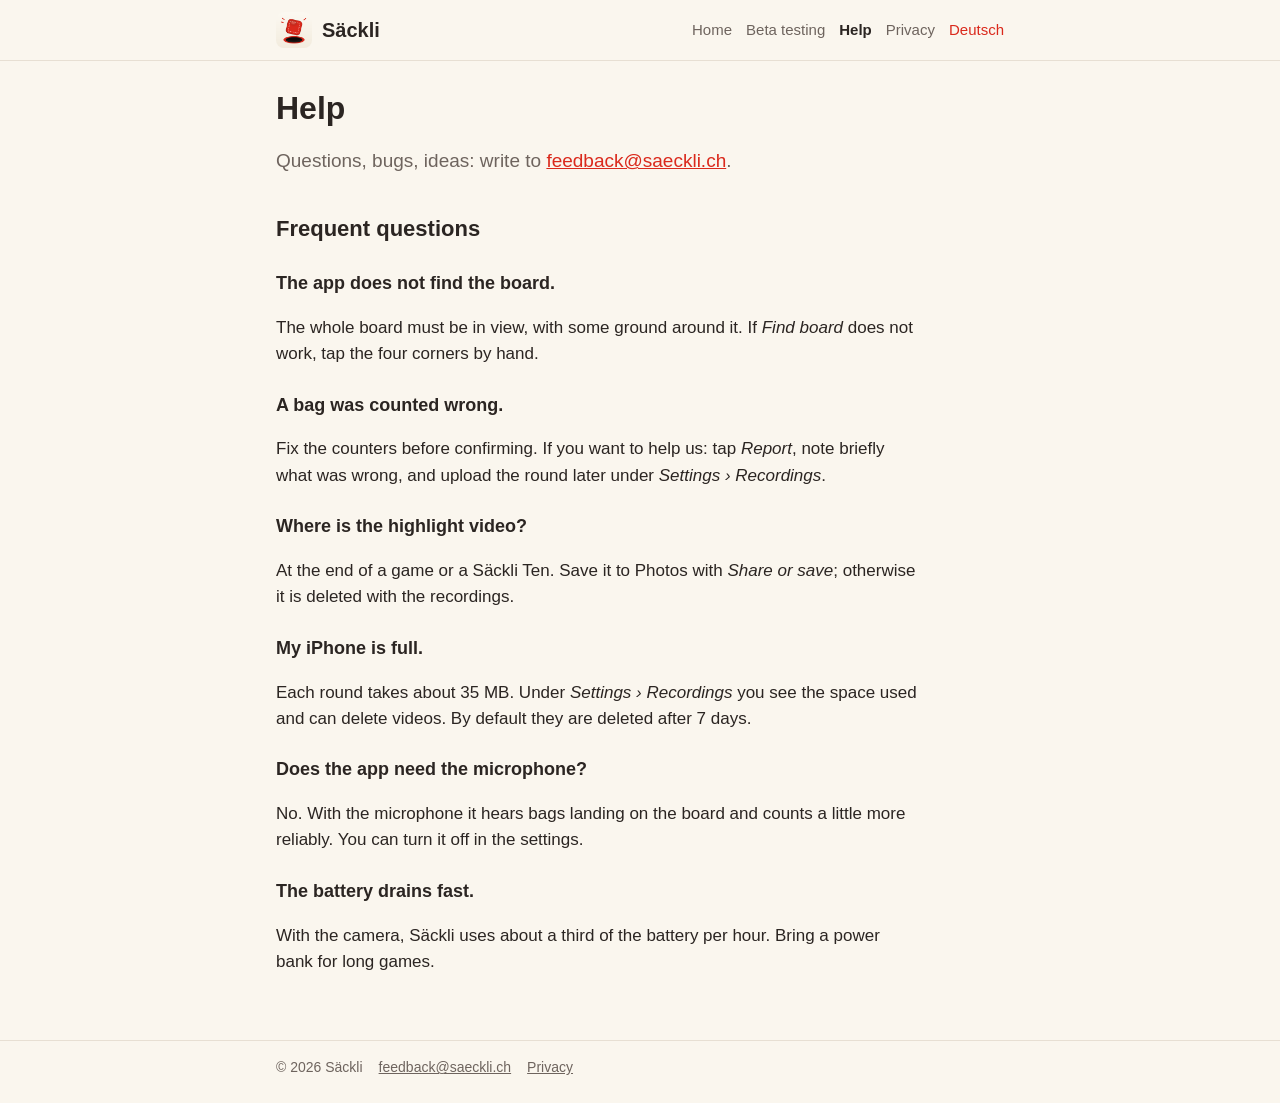
<file: en/support.html>
<!doctype html>
<html lang="en">
<head>
  <meta charset="utf-8">
  <meta name="viewport" content="width=device-width, initial-scale=1">
  <title>Help · Säckli</title>
  <meta name="description" content="Help and contact for the Säckli app.">
  <link rel="alternate" hreflang="de" href="../support.html">
  <link rel="icon" href="../icon.png">
  <link rel="apple-touch-icon" href="../apple-touch-icon.png">
  <link rel="stylesheet" href="../style.css">
</head>
<body>
  <header><div class="inner">
    <a class="brand" href="index.html"><img src="../icon.png" alt="">Säckli</a>
    <nav>
      <a href="index.html">Home</a>
      <a href="testing.html">Beta testing</a>
      <a href="support.html" aria-current="page">Help</a>
      <a href="privacy.html">Privacy</a>
      <a class="lang" href="../support.html" hreflang="de">Deutsch</a>
    </nav>
  </div></header>
  <main>
<h1>Help</h1>
<p class="lead">Questions, bugs, ideas: write to <a href="mailto:feedback@saeckli.ch">feedback@saeckli.ch</a>.</p>

<h2>Frequent questions</h2>
<h3>The app does not find the board.</h3>
<p>The whole board must be in view, with some ground around it. If <em>Find board</em> does not work,
tap the four corners by hand.</p>

<h3>A bag was counted wrong.</h3>
<p>Fix the counters before confirming. If you want to help us: tap <em>Report</em>, note briefly what
was wrong, and upload the round later under <em>Settings › Recordings</em>.</p>

<h3>Where is the highlight video?</h3>
<p>At the end of a game or a Säckli Ten. Save it to Photos with <em>Share or save</em>; otherwise it is
deleted with the recordings.</p>

<h3>My iPhone is full.</h3>
<p>Each round takes about 35 MB. Under <em>Settings › Recordings</em> you see the space used and can
delete videos. By default they are deleted after 7 days.</p>

<h3>Does the app need the microphone?</h3>
<p>No. With the microphone it hears bags landing on the board and counts a little more reliably. You
can turn it off in the settings.</p>

<h3>The battery drains fast.</h3>
<p>With the camera, Säckli uses about a third of the battery per hour. Bring a power bank for long
games.</p>
  </main>
  <footer><div class="inner"><span>© 2026 Säckli</span><a href="mailto:feedback@saeckli.ch">feedback@saeckli.ch</a><a href="privacy.html">Privacy</a></div></footer>
</body>
</html>
</file>
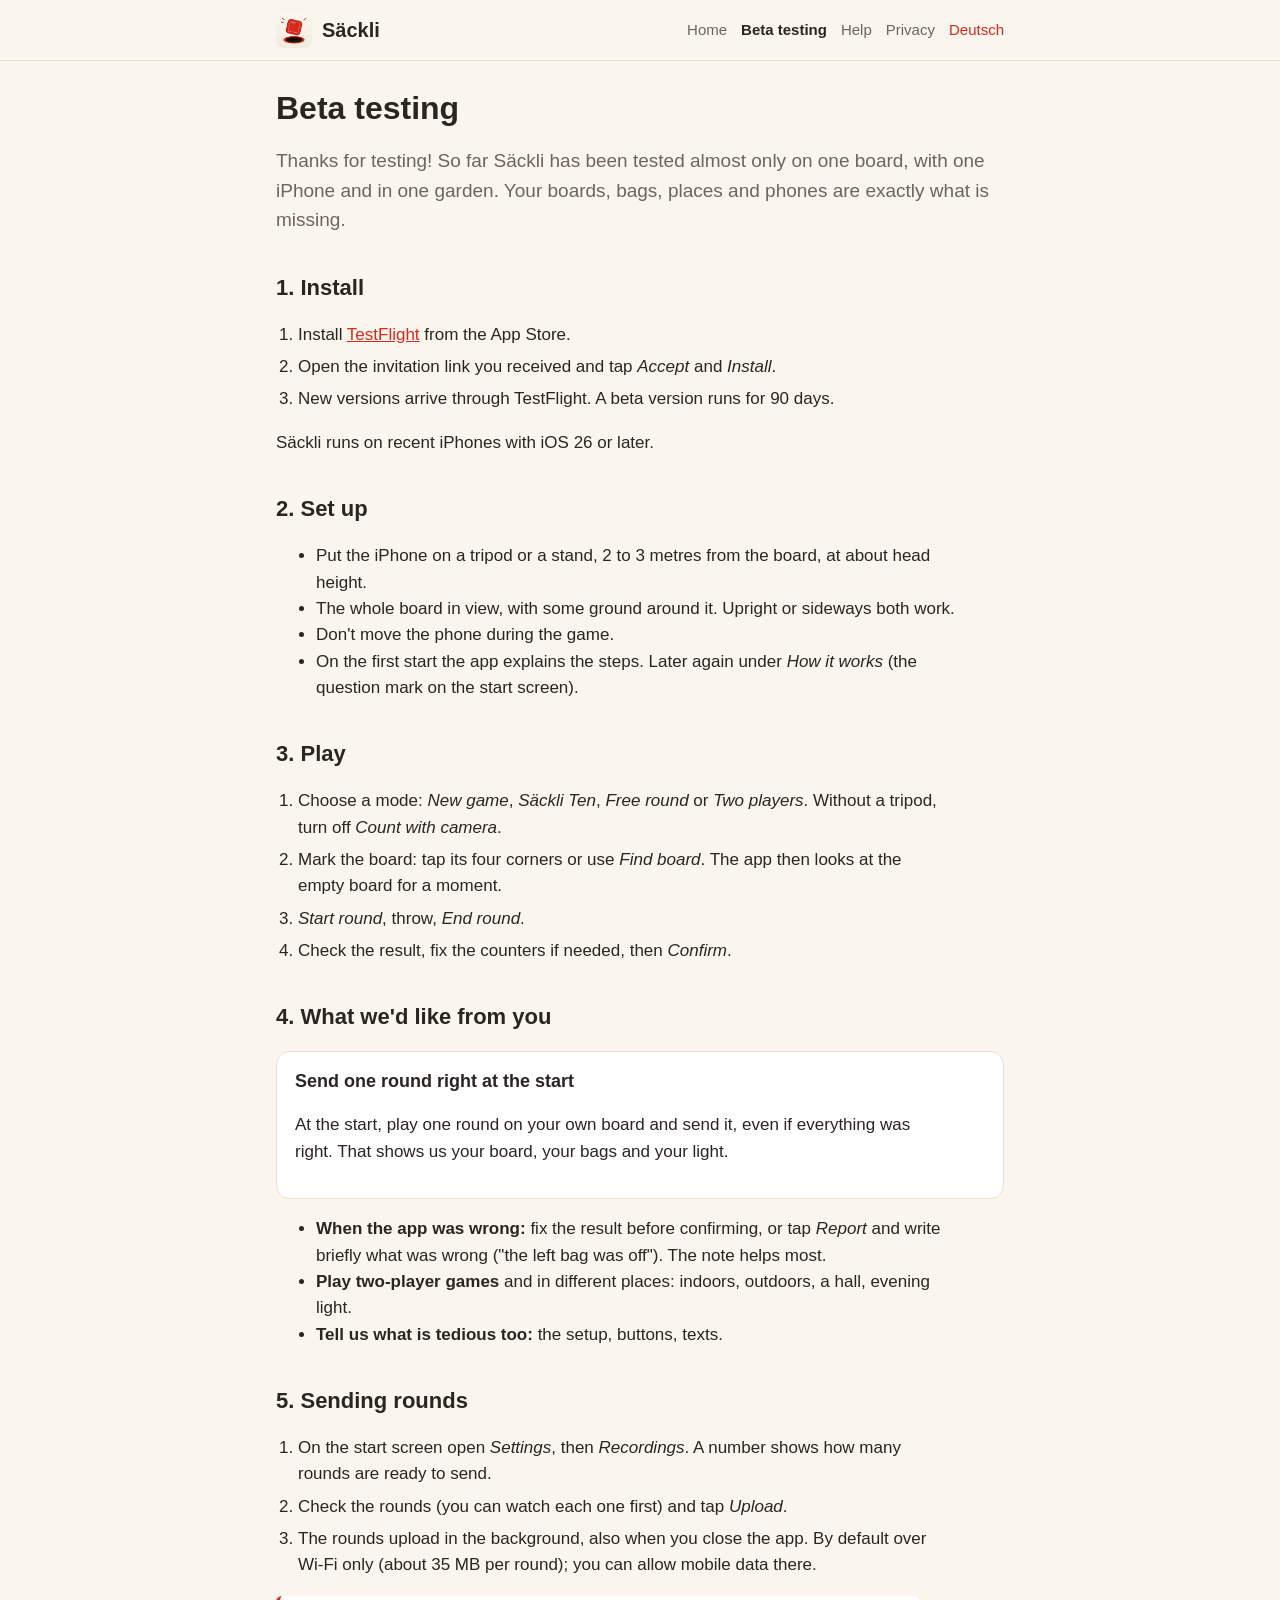
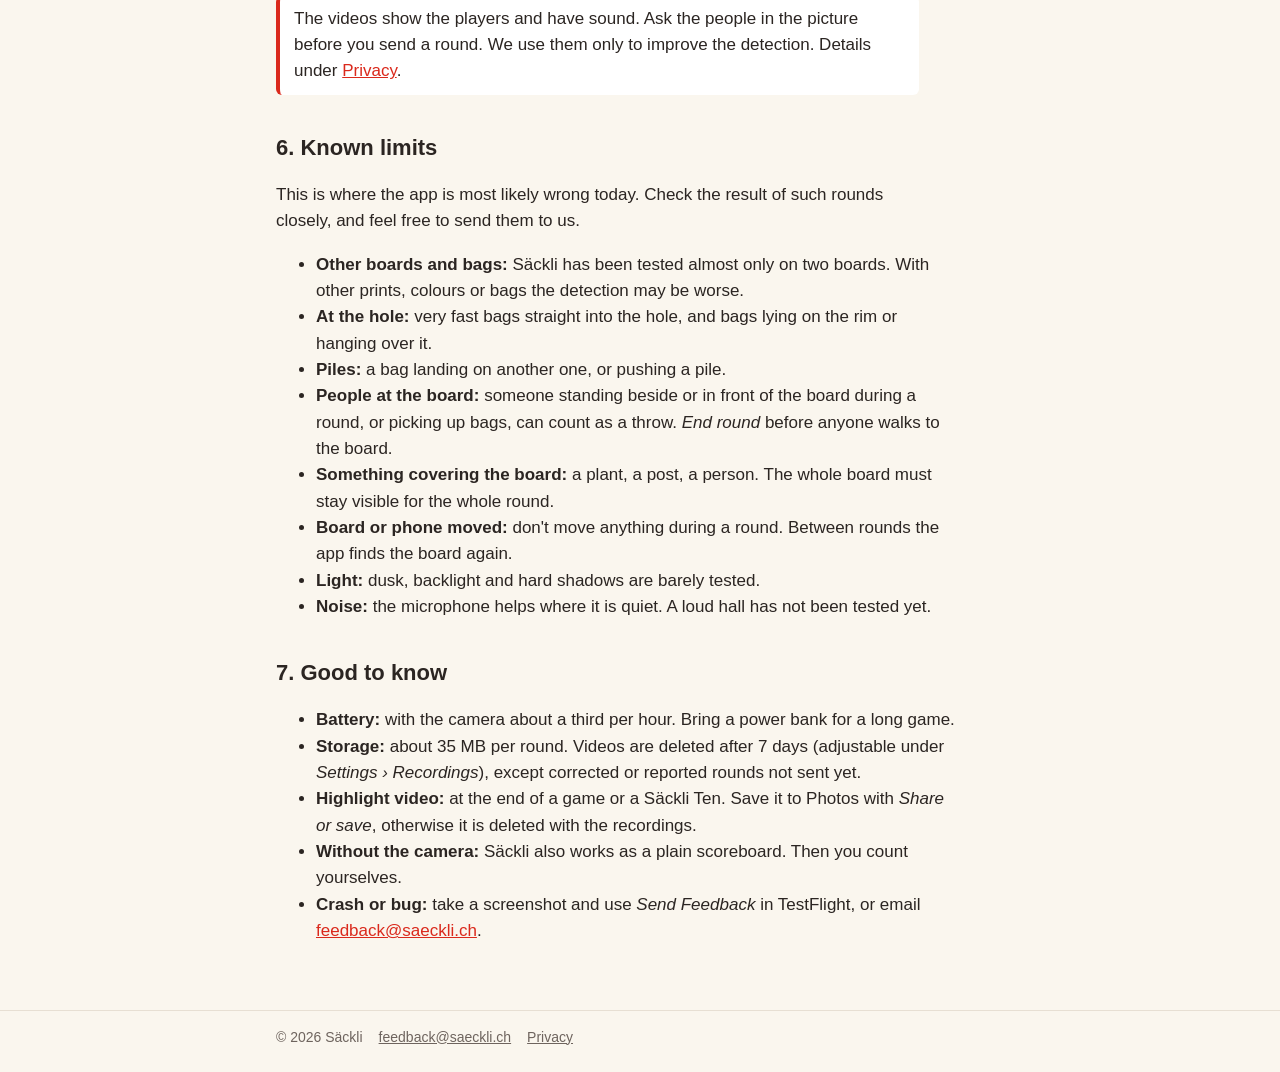
<file: en/testing.html>
<!doctype html>
<html lang="en">
<head>
  <meta charset="utf-8">
  <meta name="viewport" content="width=device-width, initial-scale=1">
  <title>Beta testing · Säckli</title>
  <meta name="description" content="Guide for testers of the Säckli beta.">
  <link rel="alternate" hreflang="de" href="../testen.html">
  <link rel="icon" href="../icon.png">
  <link rel="apple-touch-icon" href="../apple-touch-icon.png">
  <link rel="stylesheet" href="../style.css">
</head>
<body>
  <header><div class="inner">
    <a class="brand" href="index.html"><img src="../icon.png" alt="">Säckli</a>
    <nav>
      <a href="index.html">Home</a>
      <a href="testing.html" aria-current="page">Beta testing</a>
      <a href="support.html">Help</a>
      <a href="privacy.html">Privacy</a>
      <a class="lang" href="../testen.html" hreflang="de">Deutsch</a>
    </nav>
  </div></header>
  <main>
<h1>Beta testing</h1>
<p class="lead">Thanks for testing! So far Säckli has been tested almost only on one board, with one
iPhone and in one garden. Your boards, bags, places and phones are exactly what is missing.</p>

<h2>1. Install</h2>
<ol class="steps">
  <li>Install <a href="https://apps.apple.com/app/testflight/id899247664">TestFlight</a> from the App Store.</li>
  <li>Open the invitation link you received and tap <em>Accept</em> and <em>Install</em>.</li>
  <li>New versions arrive through TestFlight. A beta version runs for 90 days.</li>
</ol>
<p>Säckli runs on recent iPhones with iOS 26 or later.</p>

<h2>2. Set up</h2>
<ul>
  <li>Put the iPhone on a tripod or a stand, 2 to 3 metres from the board, at about head height.</li>
  <li>The whole board in view, with some ground around it. Upright or sideways both work.</li>
  <li>Don't move the phone during the game.</li>
  <li>On the first start the app explains the steps. Later again under <em>How it works</em> (the question mark on the start screen).</li>
</ul>

<h2>3. Play</h2>
<ol class="steps">
  <li>Choose a mode: <em>New game</em>, <em>Säckli Ten</em>, <em>Free round</em> or <em>Two players</em>. Without a tripod, turn off <em>Count with camera</em>.</li>
  <li>Mark the board: tap its four corners or use <em>Find board</em>. The app then looks at the empty board for a moment.</li>
  <li><em>Start round</em>, throw, <em>End round</em>.</li>
  <li>Check the result, fix the counters if needed, then <em>Confirm</em>.</li>
</ol>

<h2>4. What we'd like from you</h2>
<div class="card">
  <h3>Send one round right at the start</h3>
  <p>At the start, play one round on your own board and send it, even if everything was right. That
  shows us your board, your bags and your light.</p>
</div>
<ul>
  <li><strong>When the app was wrong:</strong> fix the result before confirming, or tap <em>Report</em> and write briefly what was wrong ("the left bag was off"). The note helps most.</li>
  <li><strong>Play two-player games</strong> and in different places: indoors, outdoors, a hall, evening light.</li>
  <li><strong>Tell us what is tedious too:</strong> the setup, buttons, texts.</li>
</ul>

<h2>5. Sending rounds</h2>
<ol class="steps">
  <li>On the start screen open <em>Settings</em>, then <em>Recordings</em>. A number shows how many rounds are ready to send.</li>
  <li>Check the rounds (you can watch each one first) and tap <em>Upload</em>.</li>
  <li>The rounds upload in the background, also when you close the app. By default over Wi-Fi only (about 35 MB per round); you can allow mobile data there.</li>
</ol>
<p class="note">The videos show the players and have sound. Ask the people in the picture before you
send a round. We use them only to improve the detection. Details under <a href="privacy.html">Privacy</a>.</p>

<h2>6. Known limits</h2>
<p>This is where the app is most likely wrong today. Check the result of such rounds closely, and feel
free to send them to us.</p>
<ul>
  <li><strong>Other boards and bags:</strong> Säckli has been tested almost only on two boards. With other prints, colours or bags the detection may be worse.</li>
  <li><strong>At the hole:</strong> very fast bags straight into the hole, and bags lying on the rim or hanging over it.</li>
  <li><strong>Piles:</strong> a bag landing on another one, or pushing a pile.</li>
  <li><strong>People at the board:</strong> someone standing beside or in front of the board during a round, or picking up bags, can count as a throw. <em>End round</em> before anyone walks to the board.</li>
  <li><strong>Something covering the board:</strong> a plant, a post, a person. The whole board must stay visible for the whole round.</li>
  <li><strong>Board or phone moved:</strong> don't move anything during a round. Between rounds the app finds the board again.</li>
  <li><strong>Light:</strong> dusk, backlight and hard shadows are barely tested.</li>
  <li><strong>Noise:</strong> the microphone helps where it is quiet. A loud hall has not been tested yet.</li>
</ul>

<h2>7. Good to know</h2>
<ul>
  <li><strong>Battery:</strong> with the camera about a third per hour. Bring a power bank for a long game.</li>
  <li><strong>Storage:</strong> about 35 MB per round. Videos are deleted after 7 days (adjustable under <em>Settings › Recordings</em>), except corrected or reported rounds not sent yet.</li>
  <li><strong>Highlight video:</strong> at the end of a game or a Säckli Ten. Save it to Photos with <em>Share or save</em>, otherwise it is deleted with the recordings.</li>
  <li><strong>Without the camera:</strong> Säckli also works as a plain scoreboard. Then you count yourselves.</li>
  <li><strong>Crash or bug:</strong> take a screenshot and use <em>Send Feedback</em> in TestFlight, or email <a href="mailto:feedback@saeckli.ch">feedback@saeckli.ch</a>.</li>
</ul>
  </main>
  <footer><div class="inner"><span>© 2026 Säckli</span><a href="mailto:feedback@saeckli.ch">feedback@saeckli.ch</a><a href="privacy.html">Privacy</a></div></footer>
</body>
</html>
</file>
<file: style.css>
/* Säckli website. Colours from the app (ios/CornholeScore/Assets.xcassets). */
:root {
  --bg: #faf6ee;
  --card: #ffffff;
  --text: #2b2522;
  --muted: #6e645e;
  --accent: #da291c;
  --line: #e7dfd3;
  --wood: #eddbb8;
}
@media (prefers-color-scheme: dark) {
  :root {
    --bg: #1b1816;
    --card: #2c2725;
    --text: #f2ece6;
    --muted: #b3a9a2;
    --accent: #ef4638;
    --line: #3d3532;
    --wood: #5a4a36;
  }
}

* { box-sizing: border-box; }
html { -webkit-text-size-adjust: 100%; }
body {
  margin: 0;
  background: var(--bg);
  color: var(--text);
  font: 17px/1.55 -apple-system, BlinkMacSystemFont, "Segoe UI", Roboto, Helvetica, Arial, sans-serif;
}
a { color: var(--accent); }
main, header .inner, footer .inner { max-width: 760px; margin: 0 auto; padding: 0 16px; }

header { border-bottom: 1px solid var(--line); }
header .inner { display: flex; align-items: center; gap: 12px; flex-wrap: wrap; padding-top: 12px; padding-bottom: 12px; }
header .brand { display: flex; align-items: center; gap: 10px; text-decoration: none; color: var(--text); font-weight: 800; font-size: 20px; }
header .brand img { width: 36px; height: 36px; border-radius: 8px; }
header nav { display: flex; gap: 14px; flex-wrap: wrap; margin-left: auto; font-size: 15px; }
header nav a { color: var(--muted); text-decoration: none; }
header nav a[aria-current="page"] { color: var(--text); font-weight: 600; }
header nav a.lang { color: var(--accent); }

main { padding-top: 28px; padding-bottom: 48px; }
h1 { font-size: 32px; line-height: 1.2; margin: 0 0 12px; }
h2 { font-size: 22px; margin: 36px 0 8px; }
h3 { font-size: 18px; margin: 24px 0 6px; }
p, li { max-width: 68ch; }
.lead { font-size: 19px; color: var(--muted); }
.updated { color: var(--muted); font-size: 15px; }

.hero { display: flex; gap: 20px; align-items: center; flex-wrap: wrap; margin-bottom: 8px; }
.hero img { width: 96px; height: 96px; border-radius: 22px; box-shadow: 0 2px 10px rgba(0, 0, 0, 0.12); }

.card { background: var(--card); border: 1px solid var(--line); border-radius: 14px; padding: 16px 18px; margin: 16px 0; }
.card h3 { margin-top: 0; }
.cards { display: grid; grid-template-columns: repeat(auto-fit, minmax(min(200px, 100%), 1fr)); gap: 12px; }
.cards .card { margin: 0; }
.note { border-left: 4px solid var(--accent); background: var(--card); padding: 10px 14px; border-radius: 6px; }

ol.steps { padding-left: 22px; }
ol.steps li { margin: 6px 0; }

footer { border-top: 1px solid var(--line); color: var(--muted); font-size: 14px; }
footer .inner { padding-top: 16px; padding-bottom: 24px; display: flex; gap: 16px; flex-wrap: wrap; }
footer a { color: var(--muted); }

@media (max-width: 560px) {
  header nav { margin-left: 0; width: 100%; gap: 12px; }
  h1 { font-size: 28px; }
}
</file>
